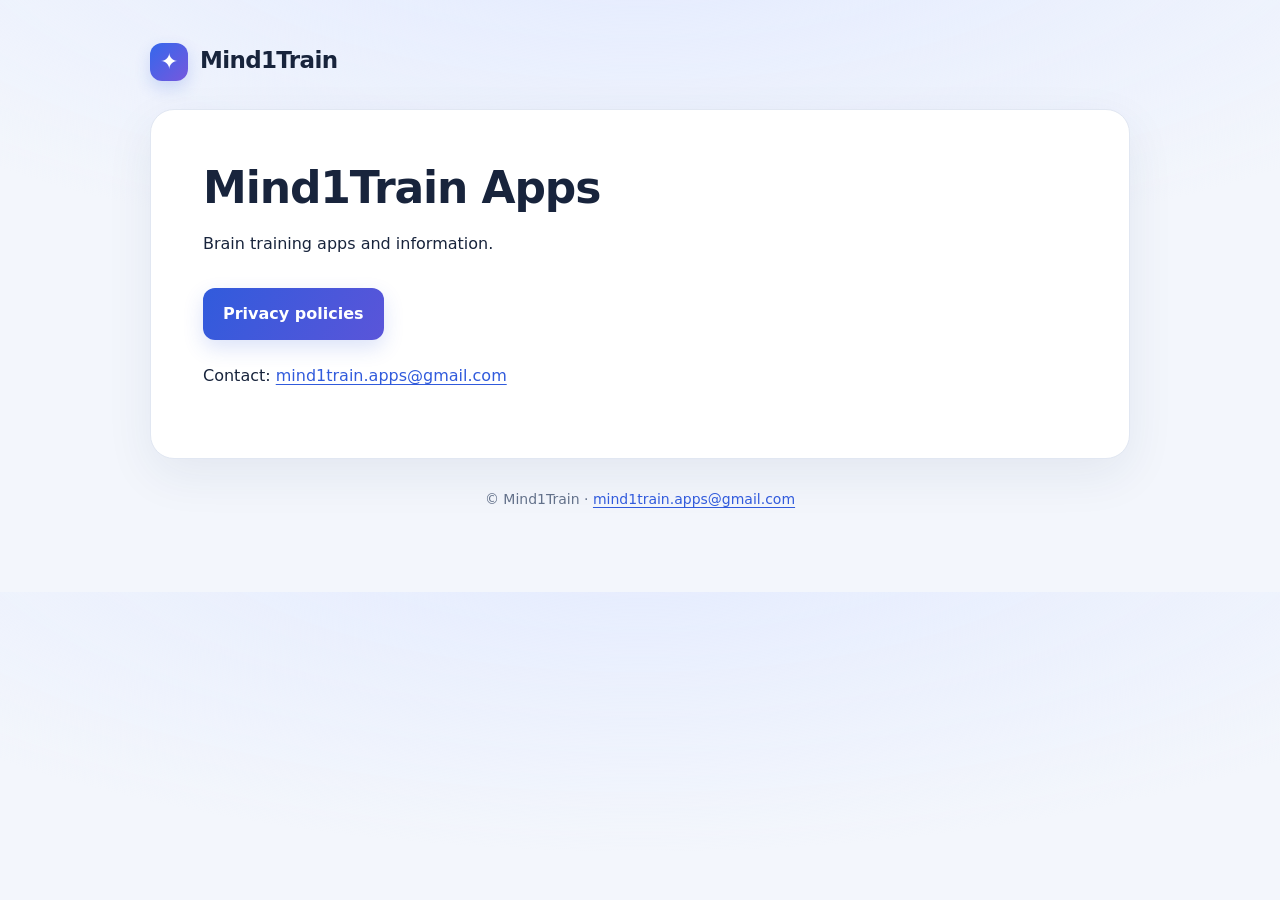
<file: index.html>
<!doctype html><html lang="en"><head><meta charset="utf-8"><meta name="viewport" content="width=device-width,initial-scale=1"><meta name="description" content="Mind1Train — app information and privacy policies"><title>Mind1Train Apps</title><link rel="stylesheet" href="assets/style.css"></head><body><main class="wrap"><header class="head"><a class="brand" href="index.html">Mind1Train</a></header><article class="panel"><h1>Mind1Train Apps</h1><p>Brain training apps and information.</p><a class="contact" href="privacy/">Privacy policies</a><p>Contact: <a href="mailto:mind1train.apps@gmail.com">mind1train.apps@gmail.com</a></p></article><footer class="footer">© Mind1Train · <a href="mailto:mind1train.apps@gmail.com">mind1train.apps@gmail.com</a></footer></main></body></html>
</file>
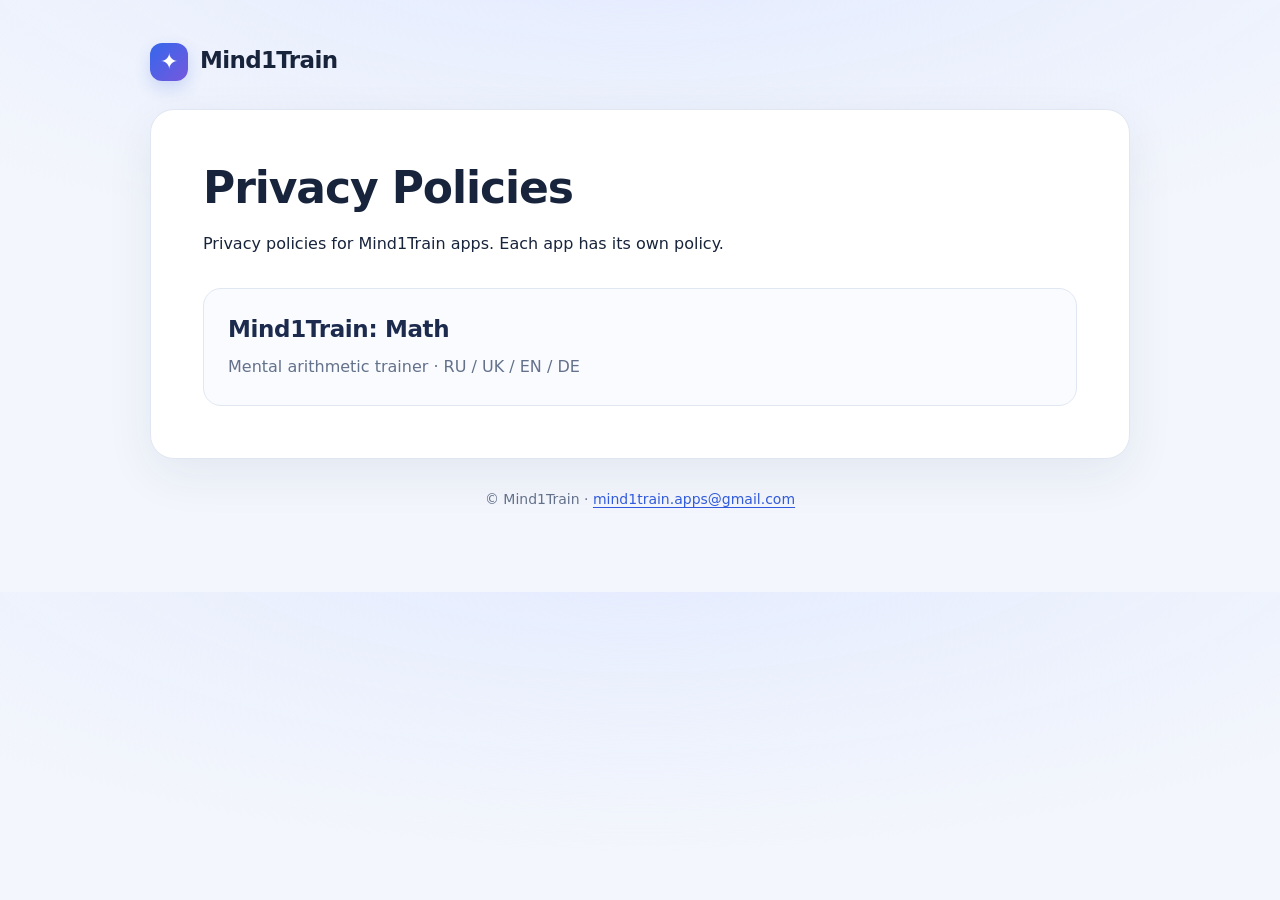
<file: privacy/index.html>
<!doctype html><html lang="en"><head><meta charset="utf-8"><meta name="viewport" content="width=device-width,initial-scale=1"><meta name="description" content="Mind1Train — app information and privacy policies"><title>Mind1Train — Privacy Policies</title><link rel="stylesheet" href="../assets/style.css"></head><body><main class="wrap"><header class="head"><a class="brand" href="../index.html">Mind1Train</a></header><article class="panel"><h1>Privacy Policies</h1><p>Privacy policies for Mind1Train apps. Each app has its own policy.</p><div class="tiles"><a class="tile" href="math/"><h2>Mind1Train: Math</h2><p>Mental arithmetic trainer · RU / UK / EN / DE</p></a></div></article><footer class="footer">© Mind1Train · <a href="mailto:mind1train.apps@gmail.com">mind1train.apps@gmail.com</a></footer></main></body></html>
</file>
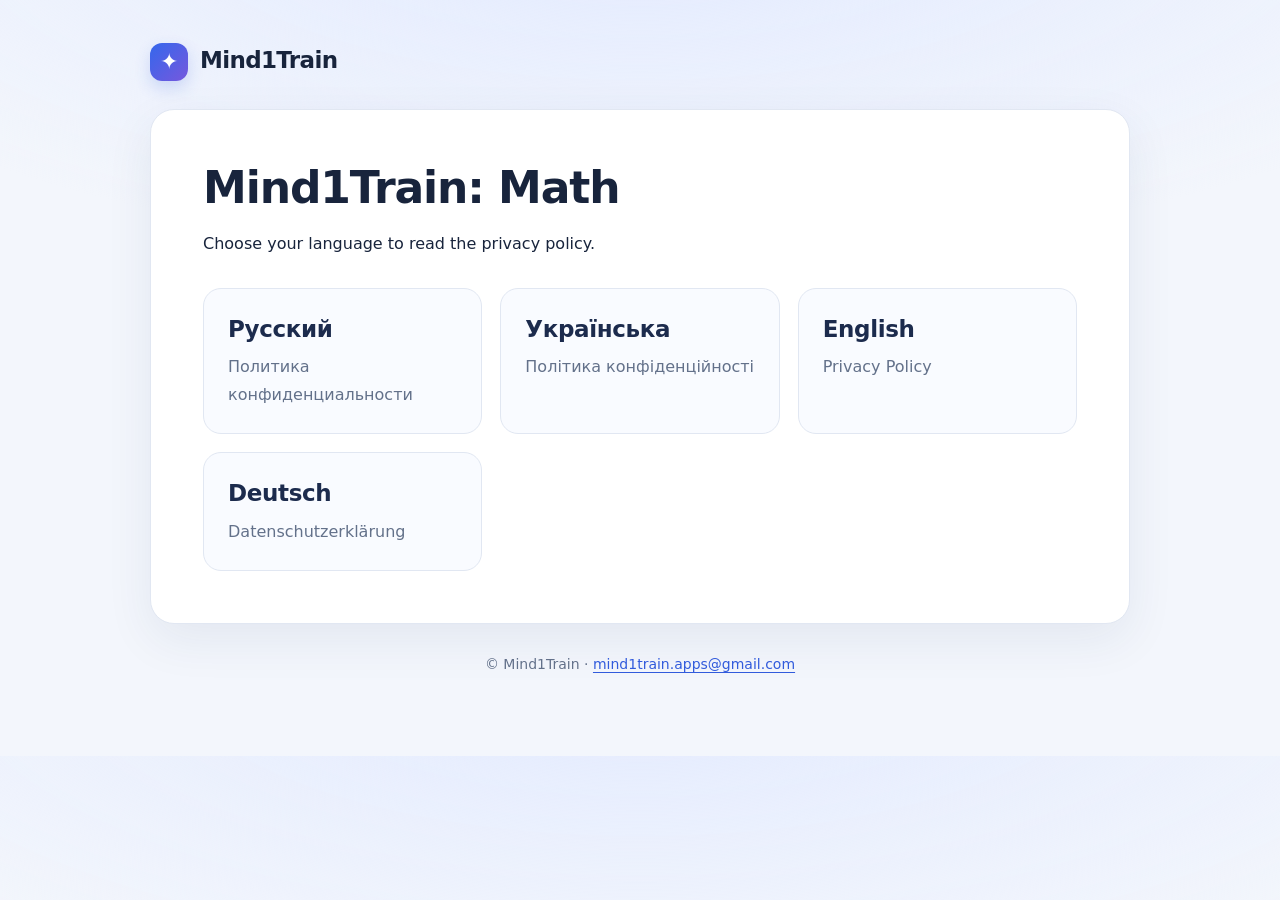
<file: privacy/math/index.html>
<!doctype html><html lang="en"><head><meta charset="utf-8"><meta name="viewport" content="width=device-width,initial-scale=1"><meta name="description" content="Mind1Train — app information and privacy policies"><title>Mind1Train Math — Privacy Policy</title><link rel="stylesheet" href="../../assets/style.css"></head><body><main class="wrap"><header class="head"><a class="brand" href="../../index.html">Mind1Train</a></header><article class="panel"><h1>Mind1Train: Math</h1><p>Choose your language to read the privacy policy.</p><div class="tiles"><a class="tile" href="ru.html"><h2>Русский</h2><p>Политика конфиденциальности</p></a><a class="tile" href="uk.html"><h2>Українська</h2><p>Політика конфіденційності</p></a><a class="tile" href="en.html"><h2>English</h2><p>Privacy Policy</p></a><a class="tile" href="de.html"><h2>Deutsch</h2><p>Datenschutzerklärung</p></a></div></article><footer class="footer">© Mind1Train · <a href="mailto:mind1train.apps@gmail.com">mind1train.apps@gmail.com</a></footer></main></body></html>
</file>
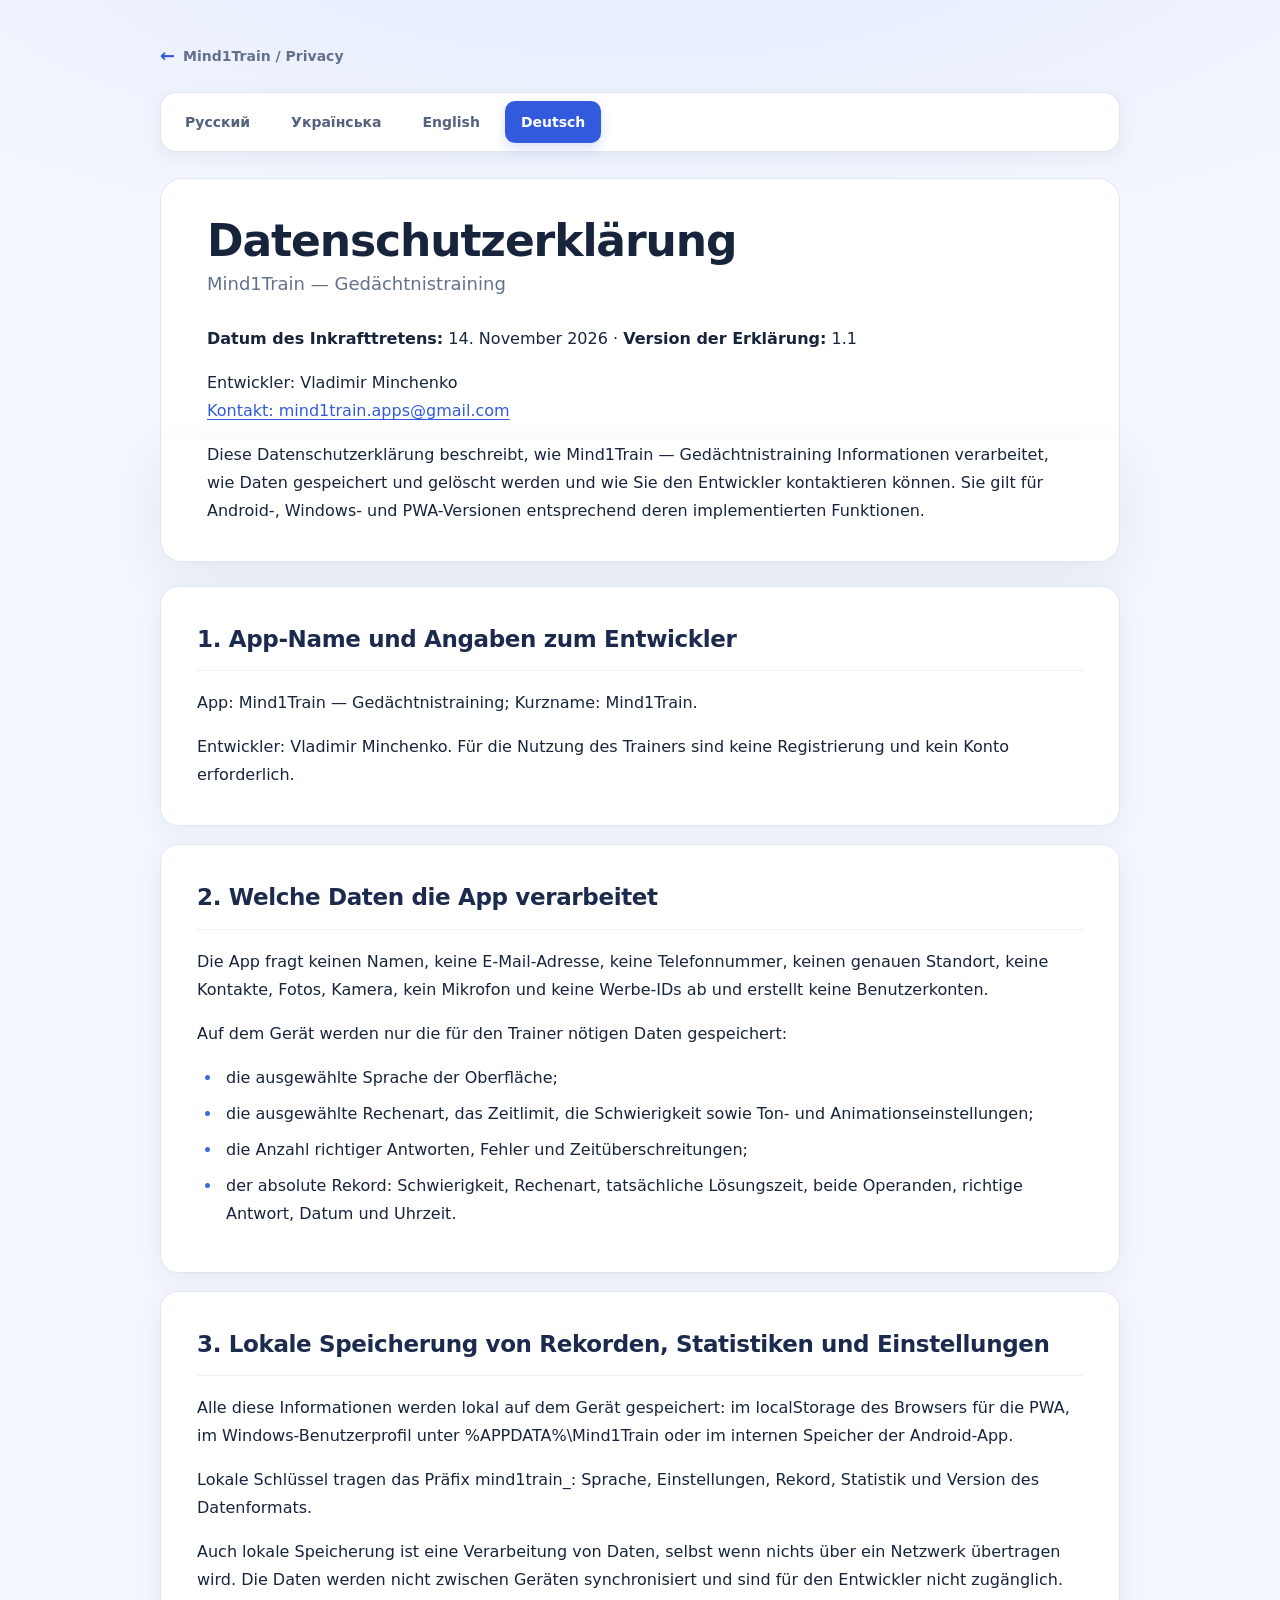
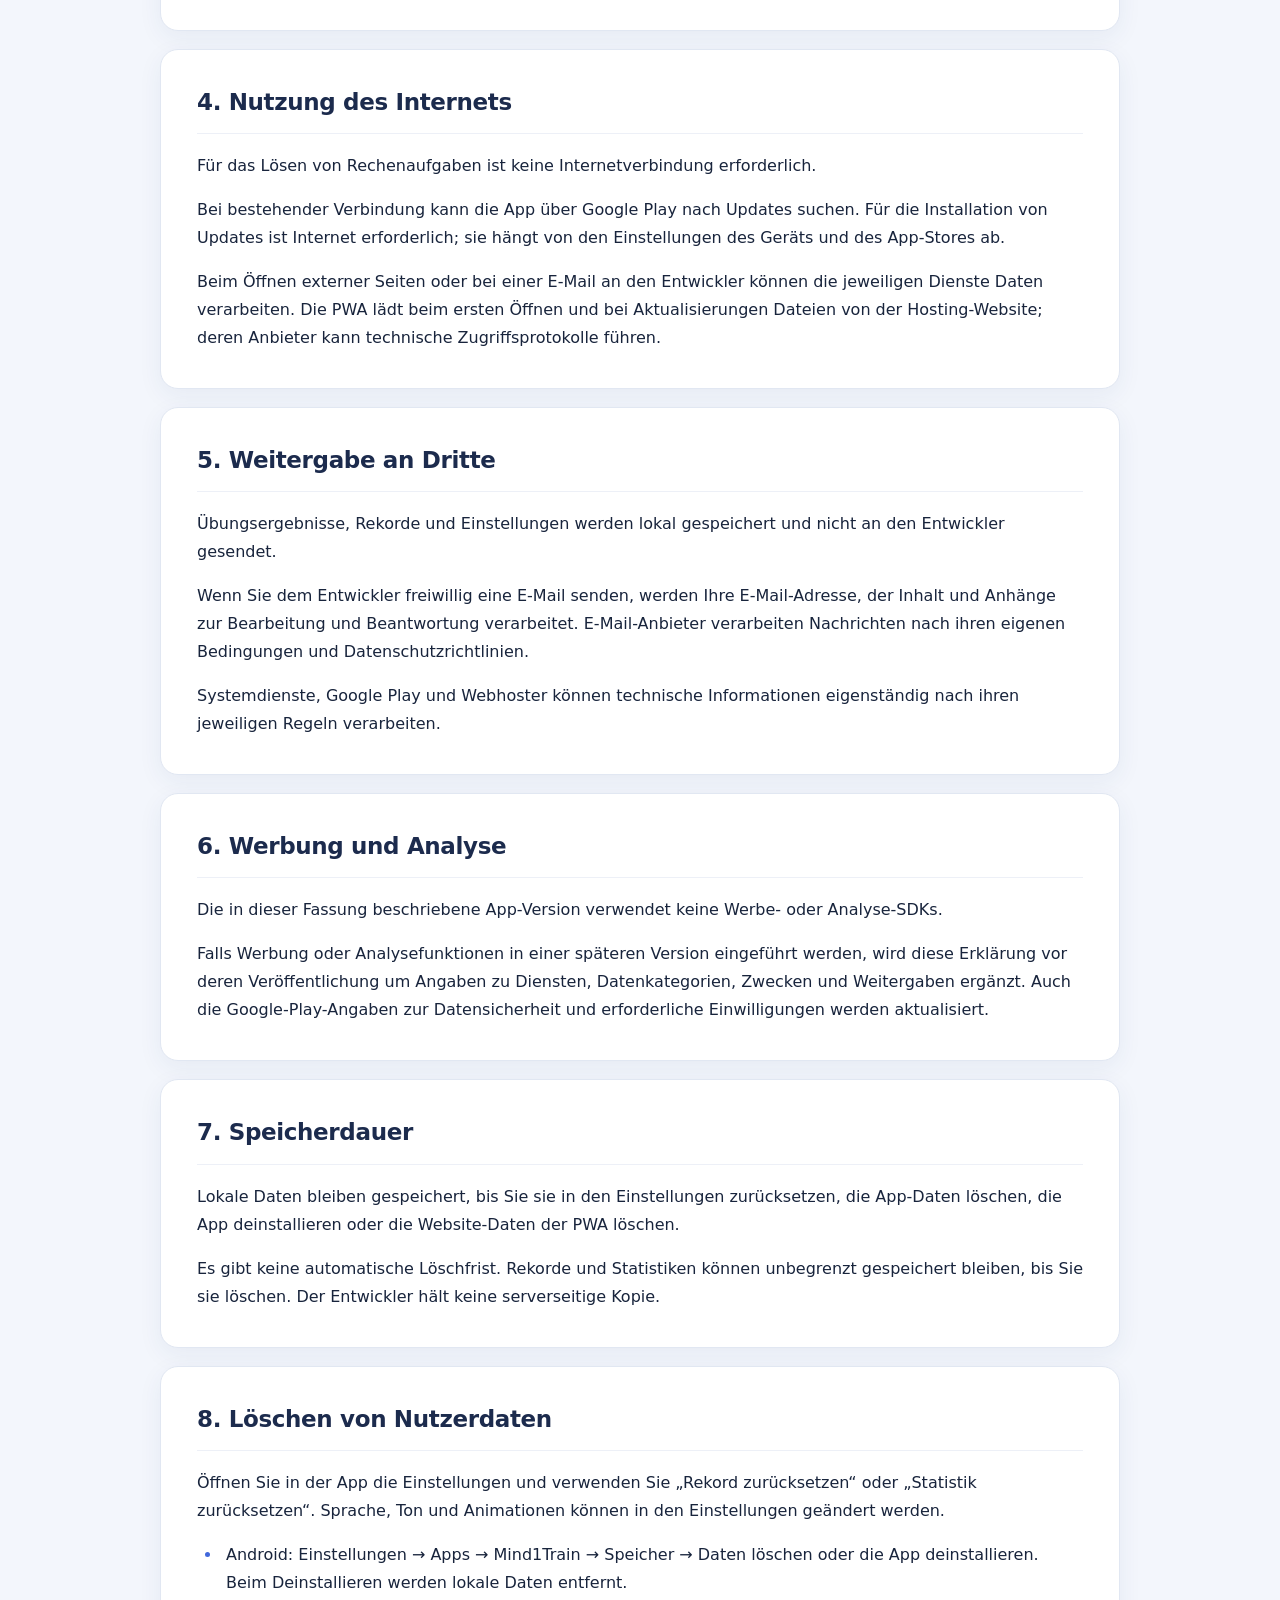
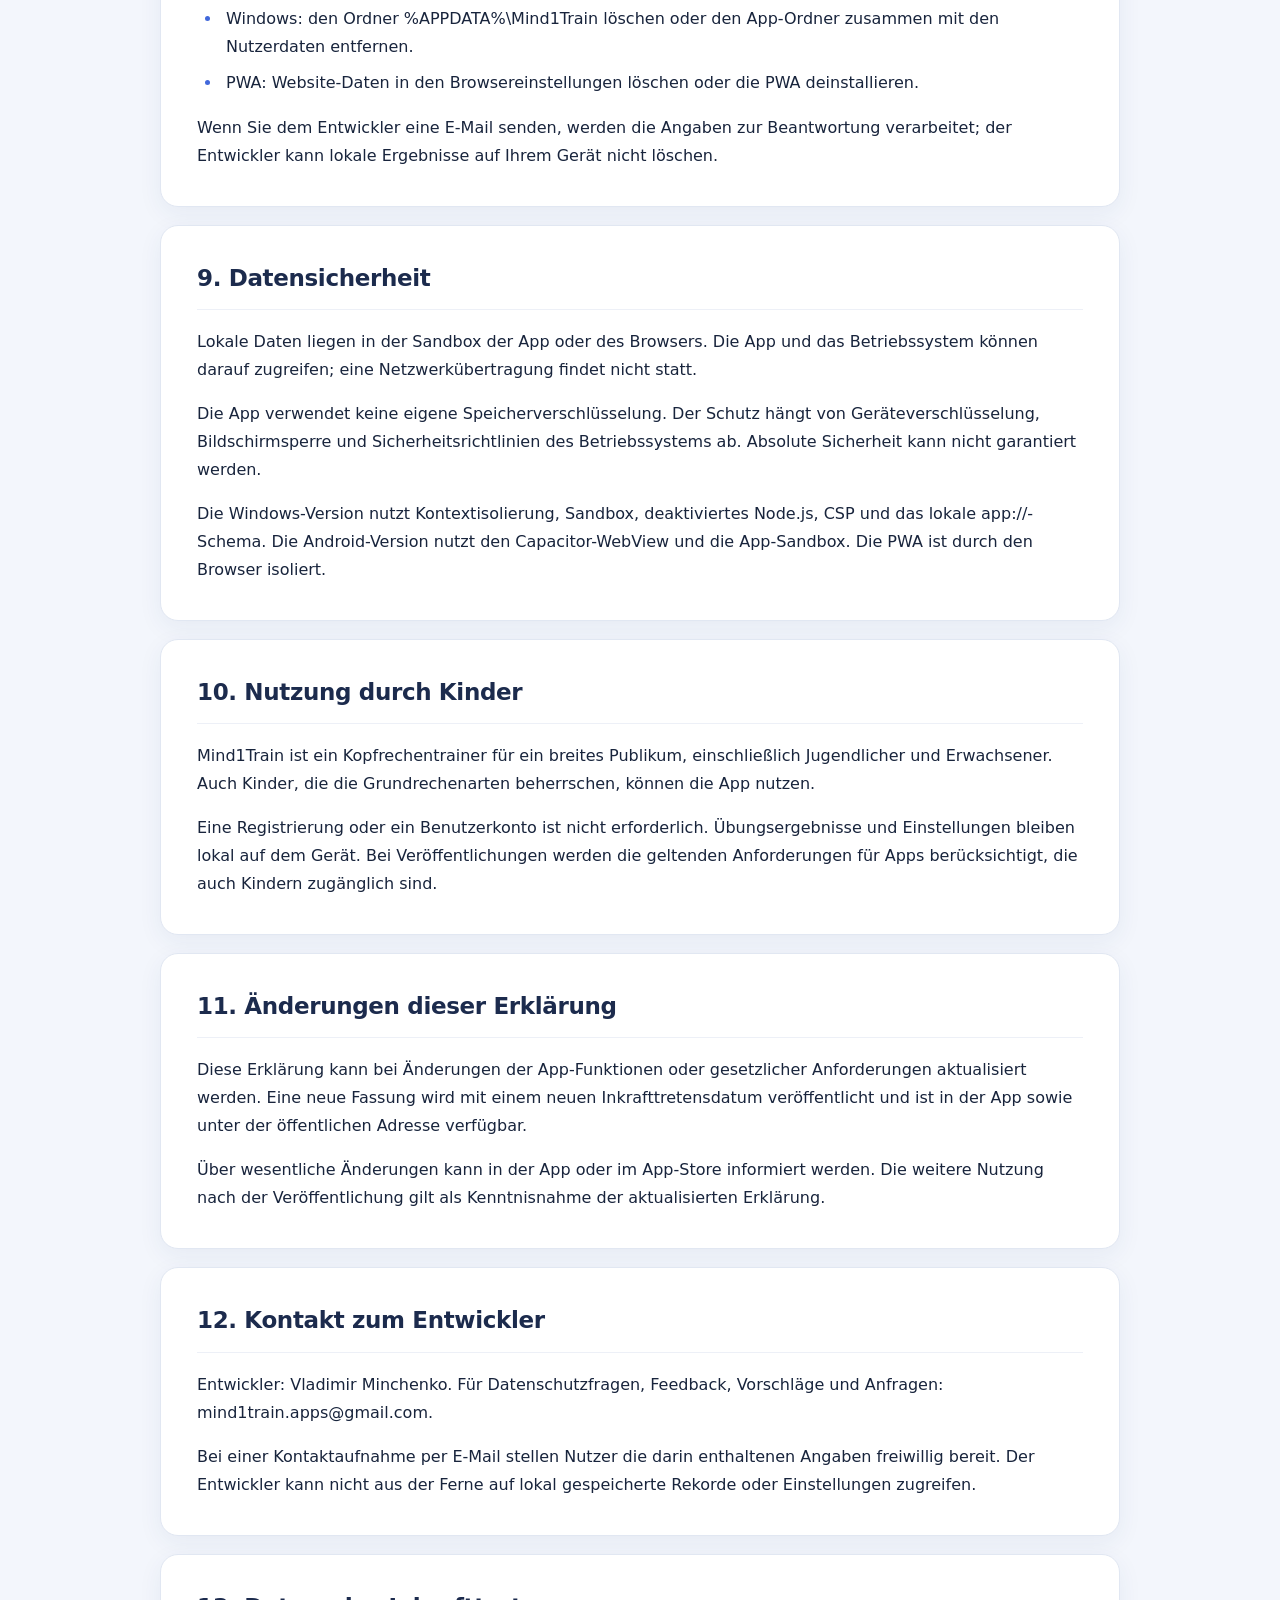
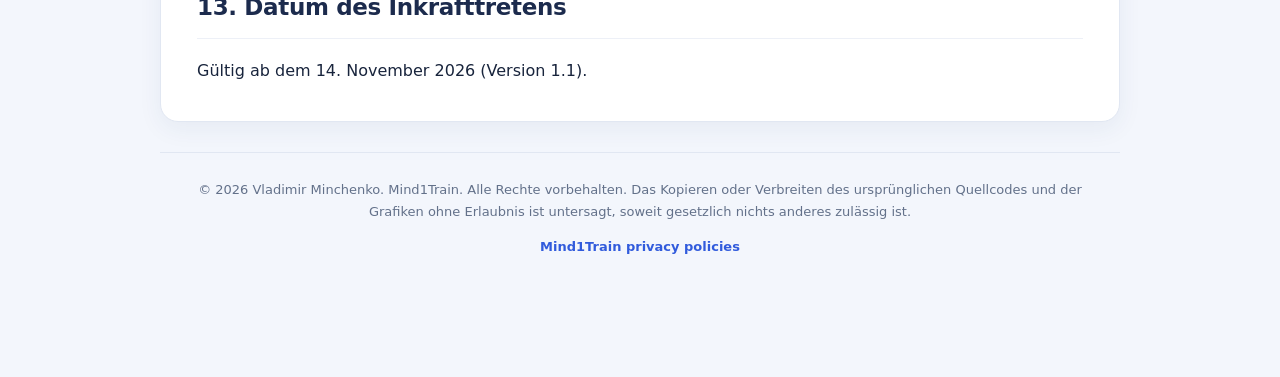
<file: privacy/math/de.html>
<!doctype html><html lang="de"><head><meta charset="utf-8"><meta name="viewport" content="width=device-width,initial-scale=1"><meta name="description" content="Datenschutzerklärung von Mind1Train: lokale Daten, keine Werbung und keine Analyse."><title>Datenschutzerklärung — Mind1Train</title><link rel="stylesheet" href="../../assets/style.css"></head><body><main class="container" style="max-width:900px"><p><a href="../">Mind1Train / Privacy</a></p><nav aria-label="Language"><a href="ru.html">Русский</a> <a href="uk.html">Українська</a> <a href="en.html">English</a> <a href="de.html" aria-current="page">Deutsch</a></nav><h1>Datenschutzerklärung</h1><p>Mind1Train — Gedächtnistraining</p><p><strong>Datum des Inkrafttretens:</strong> 14. November 2026 · <strong>Version der Erklärung:</strong> 1.1</p><p>Entwickler: Vladimir Minchenko<br><a href="mailto:mind1train.apps@gmail.com">Kontakt: mind1train.apps@gmail.com</a></p><p>Diese Datenschutzerklärung beschreibt, wie Mind1Train — Gedächtnistraining Informationen verarbeitet, wie Daten gespeichert und gelöscht werden und wie Sie den Entwickler kontaktieren können. Sie gilt für Android-, Windows- und PWA-Versionen entsprechend deren implementierten Funktionen.</p><section><h2>1. App-Name und Angaben zum Entwickler</h2><p>App: Mind1Train — Gedächtnistraining; Kurzname: Mind1Train.</p><p>Entwickler: Vladimir Minchenko. Für die Nutzung des Trainers sind keine Registrierung und kein Konto erforderlich.</p></section><section><h2>2. Welche Daten die App verarbeitet</h2><p>Die App fragt keinen Namen, keine E-Mail-Adresse, keine Telefonnummer, keinen genauen Standort, keine Kontakte, Fotos, Kamera, kein Mikrofon und keine Werbe-IDs ab und erstellt keine Benutzerkonten.</p><p>Auf dem Gerät werden nur die für den Trainer nötigen Daten gespeichert:</p><ul><li>die ausgewählte Sprache der Oberfläche;</li><li>die ausgewählte Rechenart, das Zeitlimit, die Schwierigkeit sowie Ton- und Animationseinstellungen;</li><li>die Anzahl richtiger Antworten, Fehler und Zeitüberschreitungen;</li><li>der absolute Rekord: Schwierigkeit, Rechenart, tatsächliche Lösungszeit, beide Operanden, richtige Antwort, Datum und Uhrzeit.</li></ul></section><section><h2>3. Lokale Speicherung von Rekorden, Statistiken und Einstellungen</h2><p>Alle diese Informationen werden lokal auf dem Gerät gespeichert: im localStorage des Browsers für die PWA, im Windows-Benutzerprofil unter %APPDATA%\Mind1Train oder im internen Speicher der Android-App.</p><p>Lokale Schlüssel tragen das Präfix mind1train_: Sprache, Einstellungen, Rekord, Statistik und Version des Datenformats.</p><p>Auch lokale Speicherung ist eine Verarbeitung von Daten, selbst wenn nichts über ein Netzwerk übertragen wird. Die Daten werden nicht zwischen Geräten synchronisiert und sind für den Entwickler nicht zugänglich.</p></section><section><h2>4. Nutzung des Internets</h2><p>Für das Lösen von Rechenaufgaben ist keine Internetverbindung erforderlich.</p><p>Bei bestehender Verbindung kann die App über Google Play nach Updates suchen. Für die Installation von Updates ist Internet erforderlich; sie hängt von den Einstellungen des Geräts und des App-Stores ab.</p><p>Beim Öffnen externer Seiten oder bei einer E-Mail an den Entwickler können die jeweiligen Dienste Daten verarbeiten. Die PWA lädt beim ersten Öffnen und bei Aktualisierungen Dateien von der Hosting-Website; deren Anbieter kann technische Zugriffsprotokolle führen.</p></section><section><h2>5. Weitergabe an Dritte</h2><p>Übungsergebnisse, Rekorde und Einstellungen werden lokal gespeichert und nicht an den Entwickler gesendet.</p><p>Wenn Sie dem Entwickler freiwillig eine E-Mail senden, werden Ihre E-Mail-Adresse, der Inhalt und Anhänge zur Bearbeitung und Beantwortung verarbeitet. E-Mail-Anbieter verarbeiten Nachrichten nach ihren eigenen Bedingungen und Datenschutzrichtlinien.</p><p>Systemdienste, Google Play und Webhoster können technische Informationen eigenständig nach ihren jeweiligen Regeln verarbeiten.</p></section><section><h2>6. Werbung und Analyse</h2><p>Die in dieser Fassung beschriebene App-Version verwendet keine Werbe- oder Analyse-SDKs.</p><p>Falls Werbung oder Analysefunktionen in einer späteren Version eingeführt werden, wird diese Erklärung vor deren Veröffentlichung um Angaben zu Diensten, Datenkategorien, Zwecken und Weitergaben ergänzt. Auch die Google-Play-Angaben zur Datensicherheit und erforderliche Einwilligungen werden aktualisiert.</p></section><section><h2>7. Speicherdauer</h2><p>Lokale Daten bleiben gespeichert, bis Sie sie in den Einstellungen zurücksetzen, die App-Daten löschen, die App deinstallieren oder die Website-Daten der PWA löschen.</p><p>Es gibt keine automatische Löschfrist. Rekorde und Statistiken können unbegrenzt gespeichert bleiben, bis Sie sie löschen. Der Entwickler hält keine serverseitige Kopie.</p></section><section><h2>8. Löschen von Nutzerdaten</h2><p>Öffnen Sie in der App die Einstellungen und verwenden Sie „Rekord zurücksetzen“ oder „Statistik zurücksetzen“. Sprache, Ton und Animationen können in den Einstellungen geändert werden.</p><ul><li>Android: Einstellungen → Apps → Mind1Train → Speicher → Daten löschen oder die App deinstallieren. Beim Deinstallieren werden lokale Daten entfernt.</li><li>Windows: den Ordner %APPDATA%\Mind1Train löschen oder den App-Ordner zusammen mit den Nutzerdaten entfernen.</li><li>PWA: Website-Daten in den Browsereinstellungen löschen oder die PWA deinstallieren.</li></ul><p>Wenn Sie dem Entwickler eine E-Mail senden, werden die Angaben zur Beantwortung verarbeitet; der Entwickler kann lokale Ergebnisse auf Ihrem Gerät nicht löschen.</p></section><section><h2>9. Datensicherheit</h2><p>Lokale Daten liegen in der Sandbox der App oder des Browsers. Die App und das Betriebssystem können darauf zugreifen; eine Netzwerkübertragung findet nicht statt.</p><p>Die App verwendet keine eigene Speicherverschlüsselung. Der Schutz hängt von Geräteverschlüsselung, Bildschirmsperre und Sicherheitsrichtlinien des Betriebssystems ab. Absolute Sicherheit kann nicht garantiert werden.</p><p>Die Windows-Version nutzt Kontextisolierung, Sandbox, deaktiviertes Node.js, CSP und das lokale app://-Schema. Die Android-Version nutzt den Capacitor-WebView und die App-Sandbox. Die PWA ist durch den Browser isoliert.</p></section><section><h2>10. Nutzung durch Kinder</h2><p>Mind1Train ist ein Kopfrechentrainer für ein breites Publikum, einschließlich Jugendlicher und Erwachsener. Auch Kinder, die die Grundrechenarten beherrschen, können die App nutzen.</p><p>Eine Registrierung oder ein Benutzerkonto ist nicht erforderlich. Übungsergebnisse und Einstellungen bleiben lokal auf dem Gerät. Bei Veröffentlichungen werden die geltenden Anforderungen für Apps berücksichtigt, die auch Kindern zugänglich sind.</p></section><section><h2>11. Änderungen dieser Erklärung</h2><p>Diese Erklärung kann bei Änderungen der App-Funktionen oder gesetzlicher Anforderungen aktualisiert werden. Eine neue Fassung wird mit einem neuen Inkrafttretensdatum veröffentlicht und ist in der App sowie unter der öffentlichen Adresse verfügbar.</p><p>Über wesentliche Änderungen kann in der App oder im App-Store informiert werden. Die weitere Nutzung nach der Veröffentlichung gilt als Kenntnisnahme der aktualisierten Erklärung.</p></section><section><h2>12. Kontakt zum Entwickler</h2><p>Entwickler: Vladimir Minchenko. Für Datenschutzfragen, Feedback, Vorschläge und Anfragen: mind1train.apps@gmail.com.</p><p>Bei einer Kontaktaufnahme per E-Mail stellen Nutzer die darin enthaltenen Angaben freiwillig bereit. Der Entwickler kann nicht aus der Ferne auf lokal gespeicherte Rekorde oder Einstellungen zugreifen.</p></section><section><h2>13. Datum des Inkrafttretens</h2><p>Gültig ab dem 14. November 2026 (Version 1.1).</p></section><footer><p>© 2026 Vladimir Minchenko. Mind1Train. Alle Rechte vorbehalten. Das Kopieren oder Verbreiten des ursprünglichen Quellcodes und der Grafiken ohne Erlaubnis ist untersagt, soweit gesetzlich nichts anderes zulässig ist.</p><p><a href="../">Mind1Train privacy policies</a></p></footer></main></body></html>
</file>
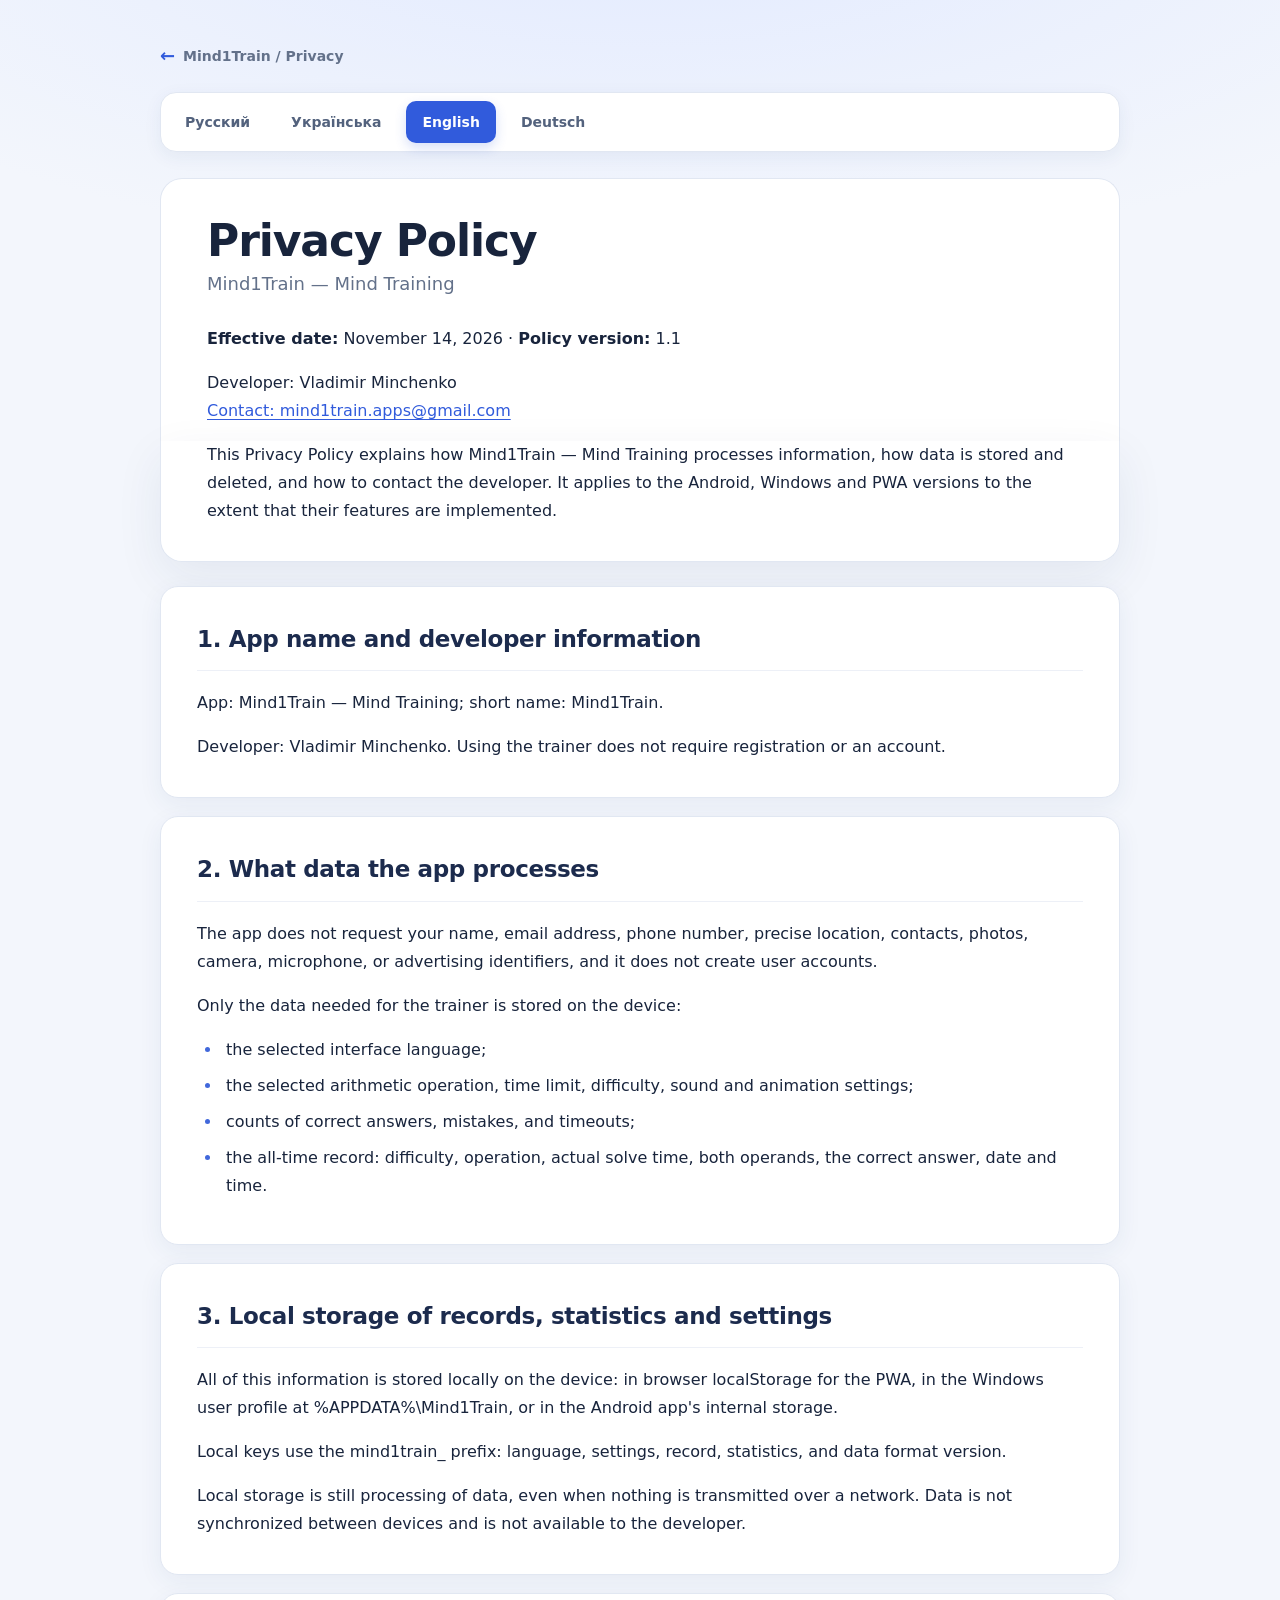
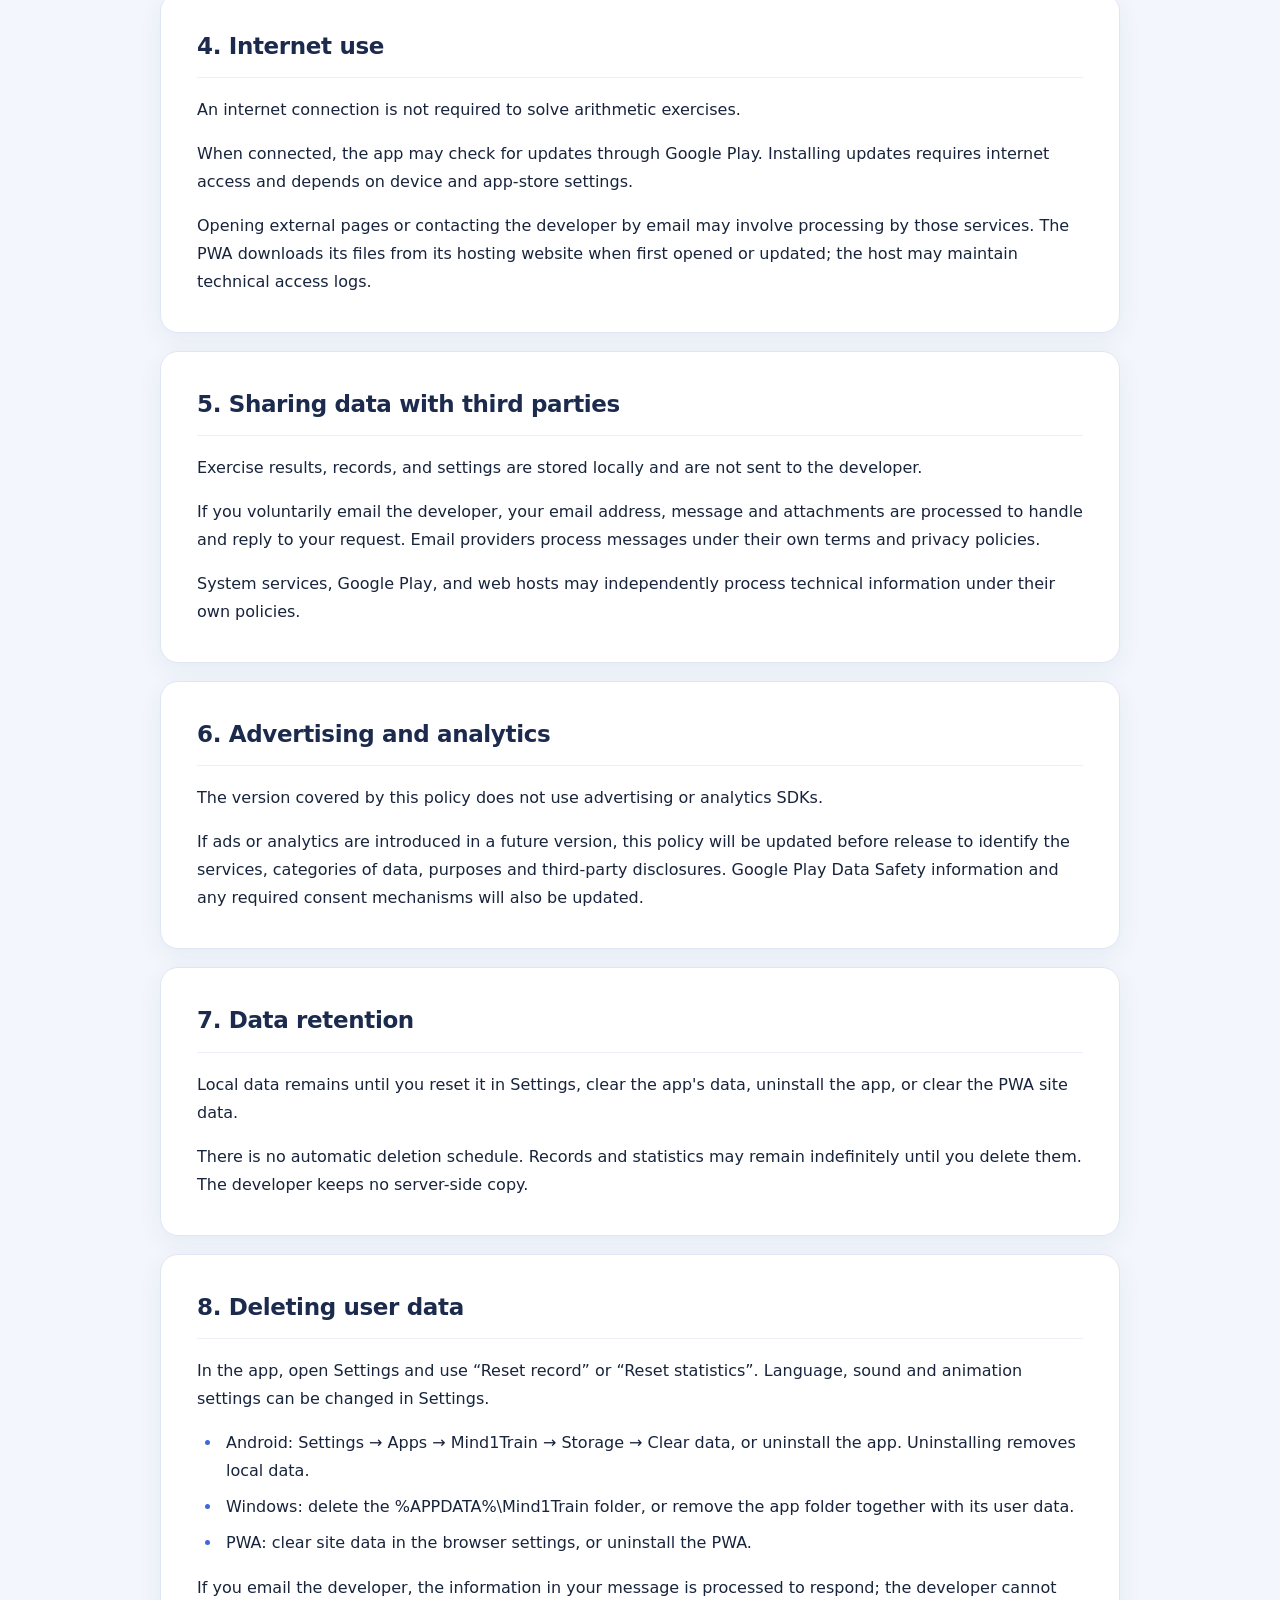
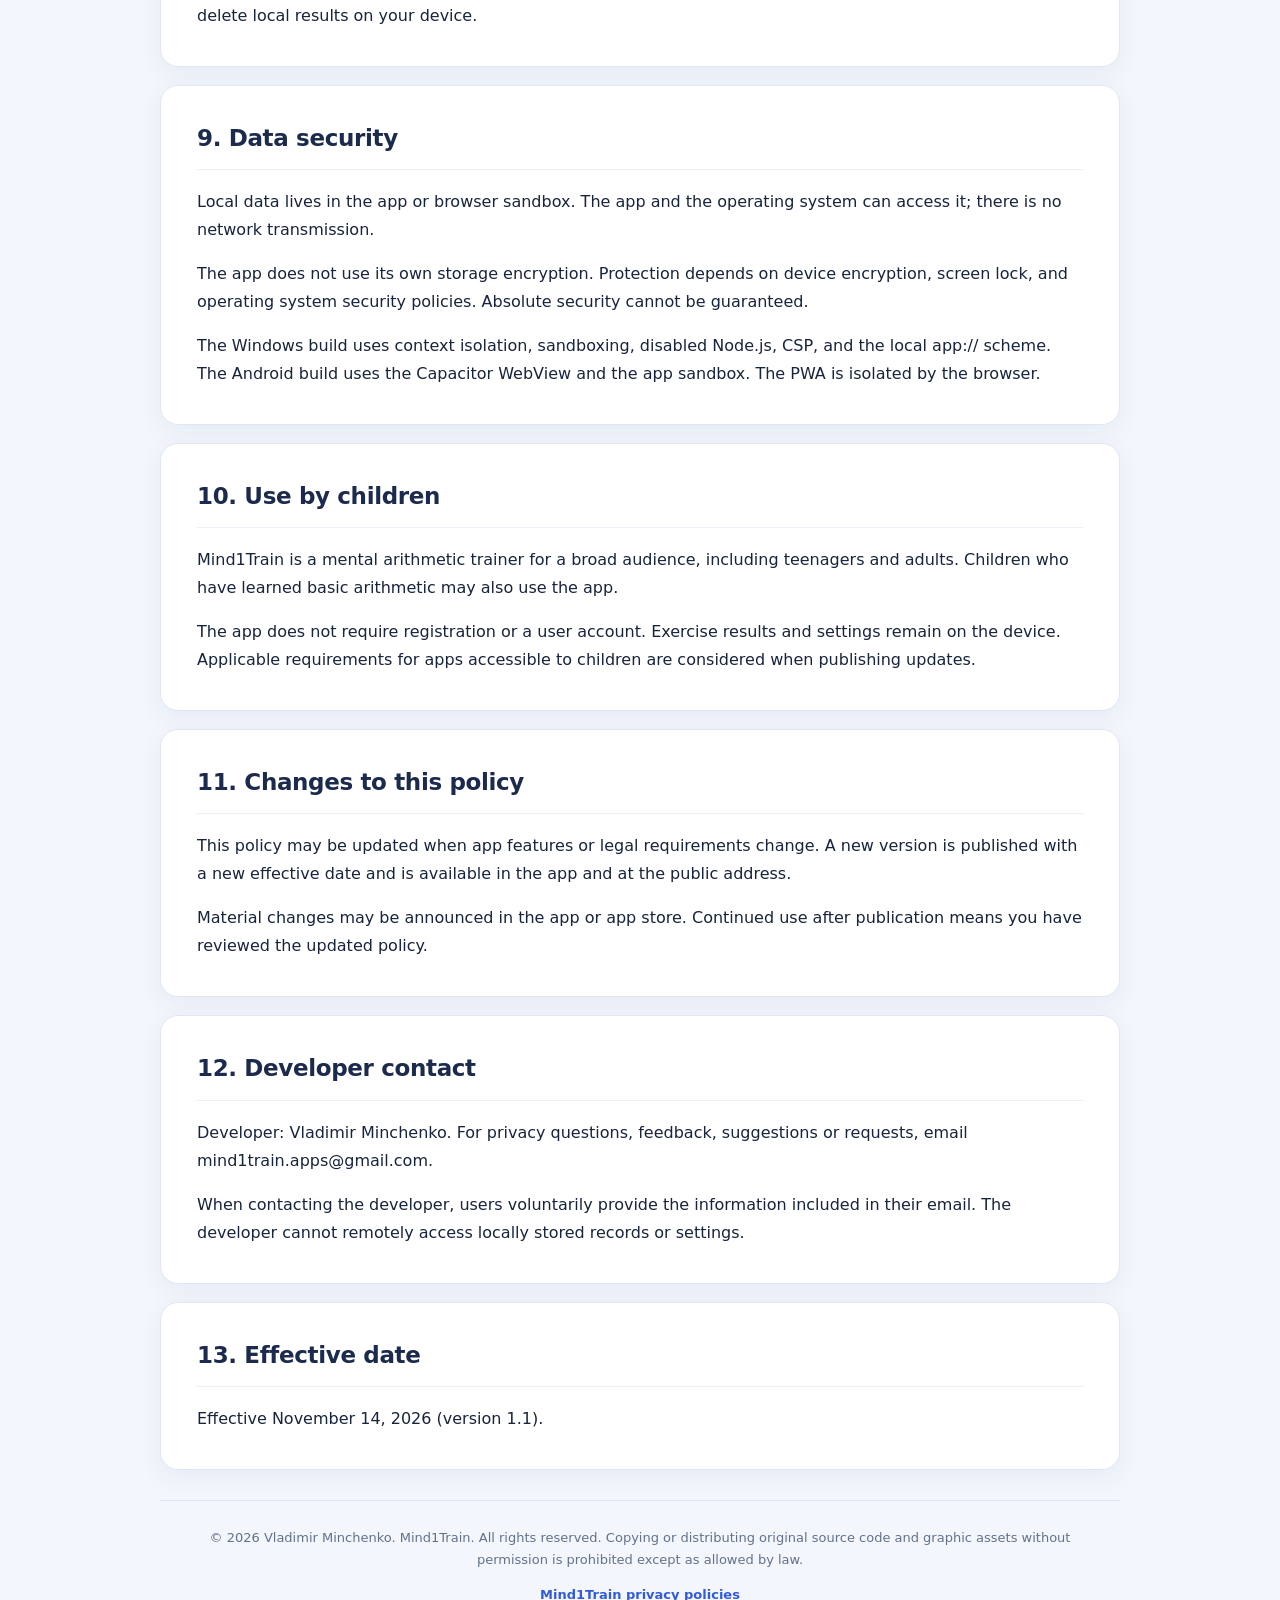
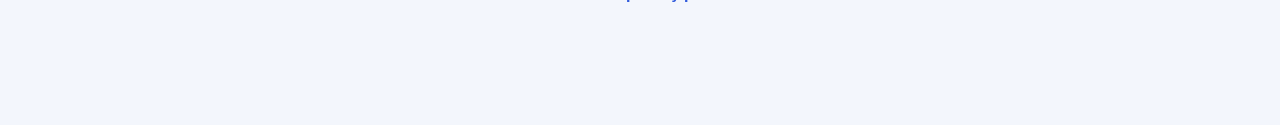
<file: privacy/math/en.html>
<!doctype html><html lang="en"><head><meta charset="utf-8"><meta name="viewport" content="width=device-width,initial-scale=1"><meta name="description" content="Mind1Train privacy policy: local-only data, no ads or analytics."><title>Privacy Policy — Mind1Train</title><link rel="stylesheet" href="../../assets/style.css"></head><body><main class="container" style="max-width:900px"><p><a href="../">Mind1Train / Privacy</a></p><nav aria-label="Language"><a href="ru.html">Русский</a> <a href="uk.html">Українська</a> <a href="en.html" aria-current="page">English</a> <a href="de.html">Deutsch</a></nav><h1>Privacy Policy</h1><p>Mind1Train — Mind Training</p><p><strong>Effective date:</strong> November 14, 2026 · <strong>Policy version:</strong> 1.1</p><p>Developer: Vladimir Minchenko<br><a href="mailto:mind1train.apps@gmail.com">Contact: mind1train.apps@gmail.com</a></p><p>This Privacy Policy explains how Mind1Train — Mind Training processes information, how data is stored and deleted, and how to contact the developer. It applies to the Android, Windows and PWA versions to the extent that their features are implemented.</p><section><h2>1. App name and developer information</h2><p>App: Mind1Train — Mind Training; short name: Mind1Train.</p><p>Developer: Vladimir Minchenko. Using the trainer does not require registration or an account.</p></section><section><h2>2. What data the app processes</h2><p>The app does not request your name, email address, phone number, precise location, contacts, photos, camera, microphone, or advertising identifiers, and it does not create user accounts.</p><p>Only the data needed for the trainer is stored on the device:</p><ul><li>the selected interface language;</li><li>the selected arithmetic operation, time limit, difficulty, sound and animation settings;</li><li>counts of correct answers, mistakes, and timeouts;</li><li>the all-time record: difficulty, operation, actual solve time, both operands, the correct answer, date and time.</li></ul></section><section><h2>3. Local storage of records, statistics and settings</h2><p>All of this information is stored locally on the device: in browser localStorage for the PWA, in the Windows user profile at %APPDATA%\Mind1Train, or in the Android app&#x27;s internal storage.</p><p>Local keys use the mind1train_ prefix: language, settings, record, statistics, and data format version.</p><p>Local storage is still processing of data, even when nothing is transmitted over a network. Data is not synchronized between devices and is not available to the developer.</p></section><section><h2>4. Internet use</h2><p>An internet connection is not required to solve arithmetic exercises.</p><p>When connected, the app may check for updates through Google Play. Installing updates requires internet access and depends on device and app-store settings.</p><p>Opening external pages or contacting the developer by email may involve processing by those services. The PWA downloads its files from its hosting website when first opened or updated; the host may maintain technical access logs.</p></section><section><h2>5. Sharing data with third parties</h2><p>Exercise results, records, and settings are stored locally and are not sent to the developer.</p><p>If you voluntarily email the developer, your email address, message and attachments are processed to handle and reply to your request. Email providers process messages under their own terms and privacy policies.</p><p>System services, Google Play, and web hosts may independently process technical information under their own policies.</p></section><section><h2>6. Advertising and analytics</h2><p>The version covered by this policy does not use advertising or analytics SDKs.</p><p>If ads or analytics are introduced in a future version, this policy will be updated before release to identify the services, categories of data, purposes and third-party disclosures. Google Play Data Safety information and any required consent mechanisms will also be updated.</p></section><section><h2>7. Data retention</h2><p>Local data remains until you reset it in Settings, clear the app&#x27;s data, uninstall the app, or clear the PWA site data.</p><p>There is no automatic deletion schedule. Records and statistics may remain indefinitely until you delete them. The developer keeps no server-side copy.</p></section><section><h2>8. Deleting user data</h2><p>In the app, open Settings and use “Reset record” or “Reset statistics”. Language, sound and animation settings can be changed in Settings.</p><ul><li>Android: Settings → Apps → Mind1Train → Storage → Clear data, or uninstall the app. Uninstalling removes local data.</li><li>Windows: delete the %APPDATA%\Mind1Train folder, or remove the app folder together with its user data.</li><li>PWA: clear site data in the browser settings, or uninstall the PWA.</li></ul><p>If you email the developer, the information in your message is processed to respond; the developer cannot delete local results on your device.</p></section><section><h2>9. Data security</h2><p>Local data lives in the app or browser sandbox. The app and the operating system can access it; there is no network transmission.</p><p>The app does not use its own storage encryption. Protection depends on device encryption, screen lock, and operating system security policies. Absolute security cannot be guaranteed.</p><p>The Windows build uses context isolation, sandboxing, disabled Node.js, CSP, and the local app:// scheme. The Android build uses the Capacitor WebView and the app sandbox. The PWA is isolated by the browser.</p></section><section><h2>10. Use by children</h2><p>Mind1Train is a mental arithmetic trainer for a broad audience, including teenagers and adults. Children who have learned basic arithmetic may also use the app.</p><p>The app does not require registration or a user account. Exercise results and settings remain on the device. Applicable requirements for apps accessible to children are considered when publishing updates.</p></section><section><h2>11. Changes to this policy</h2><p>This policy may be updated when app features or legal requirements change. A new version is published with a new effective date and is available in the app and at the public address.</p><p>Material changes may be announced in the app or app store. Continued use after publication means you have reviewed the updated policy.</p></section><section><h2>12. Developer contact</h2><p>Developer: Vladimir Minchenko. For privacy questions, feedback, suggestions or requests, email mind1train.apps@gmail.com.</p><p>When contacting the developer, users voluntarily provide the information included in their email. The developer cannot remotely access locally stored records or settings.</p></section><section><h2>13. Effective date</h2><p>Effective November 14, 2026 (version 1.1).</p></section><footer><p>© 2026 Vladimir Minchenko. Mind1Train. All rights reserved. Copying or distributing original source code and graphic assets without permission is prohibited except as allowed by law.</p><p><a href="../">Mind1Train privacy policies</a></p></footer></main></body></html>
</file>
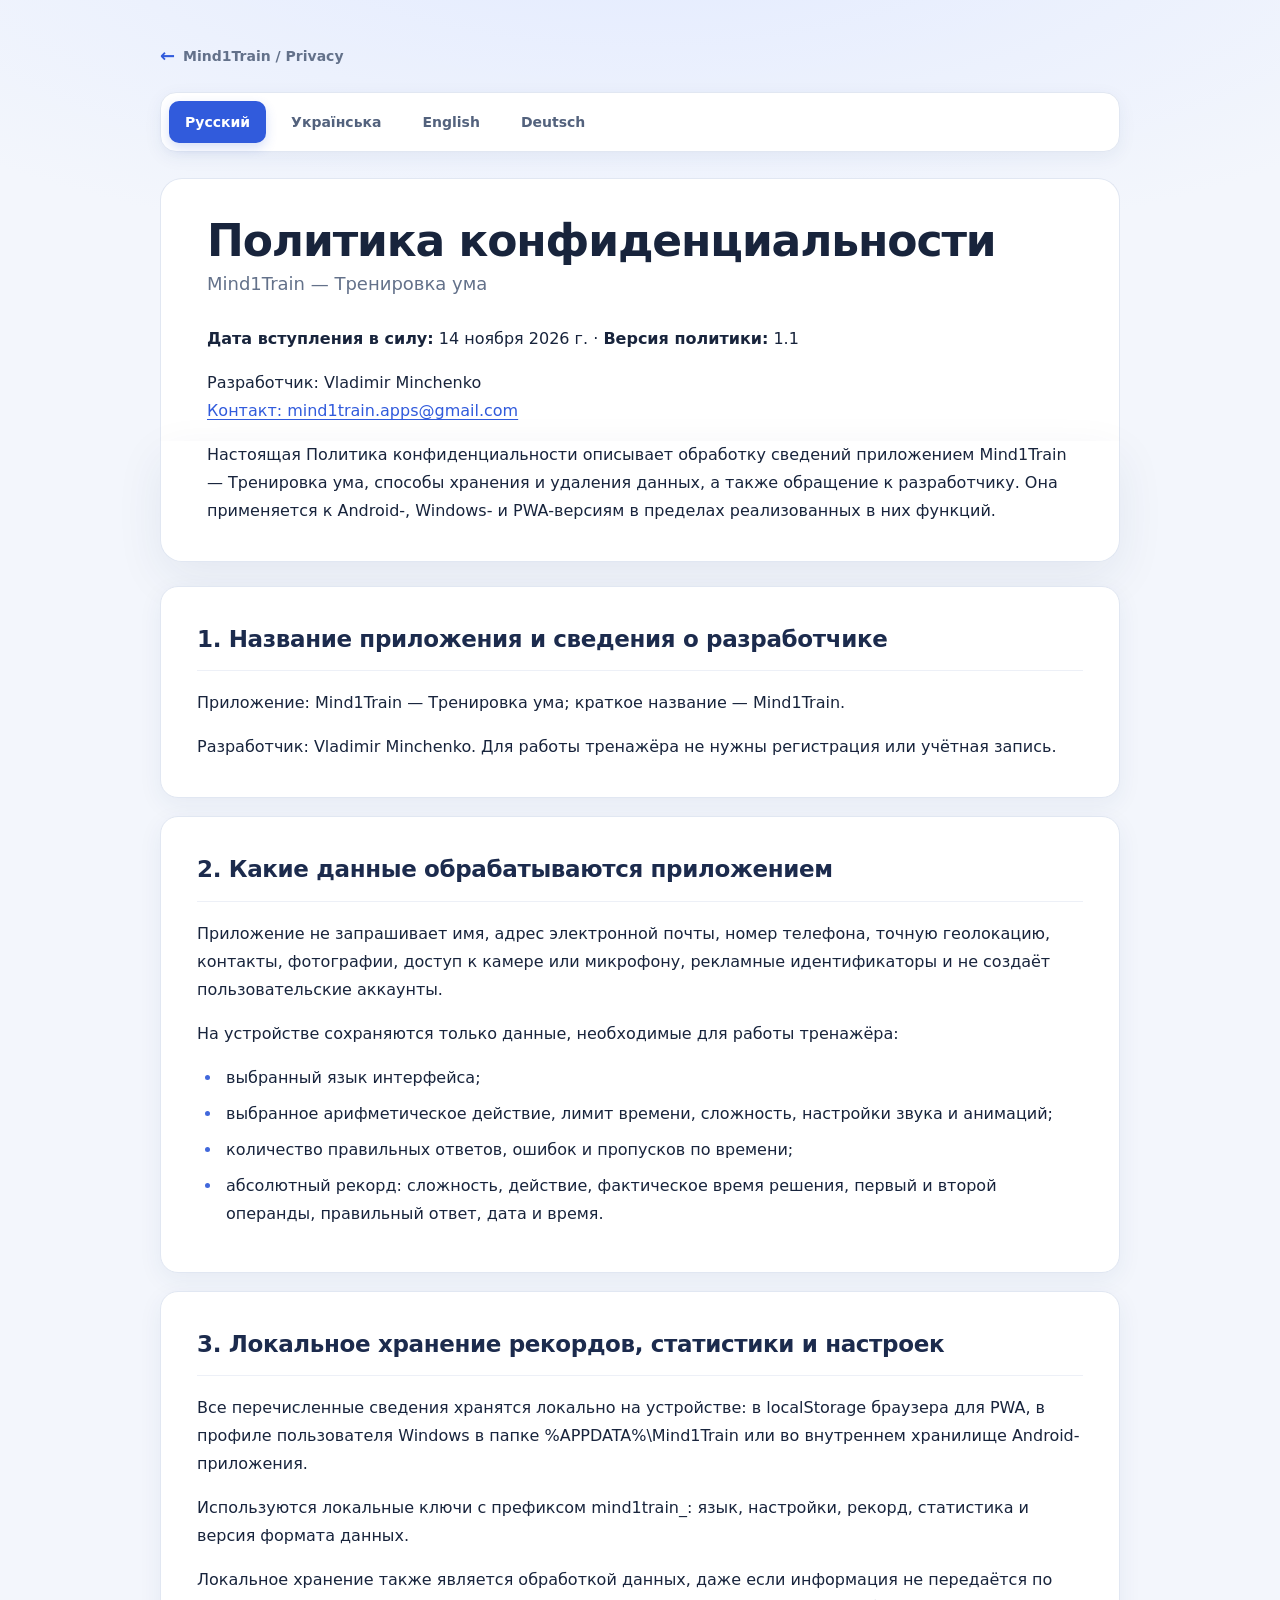
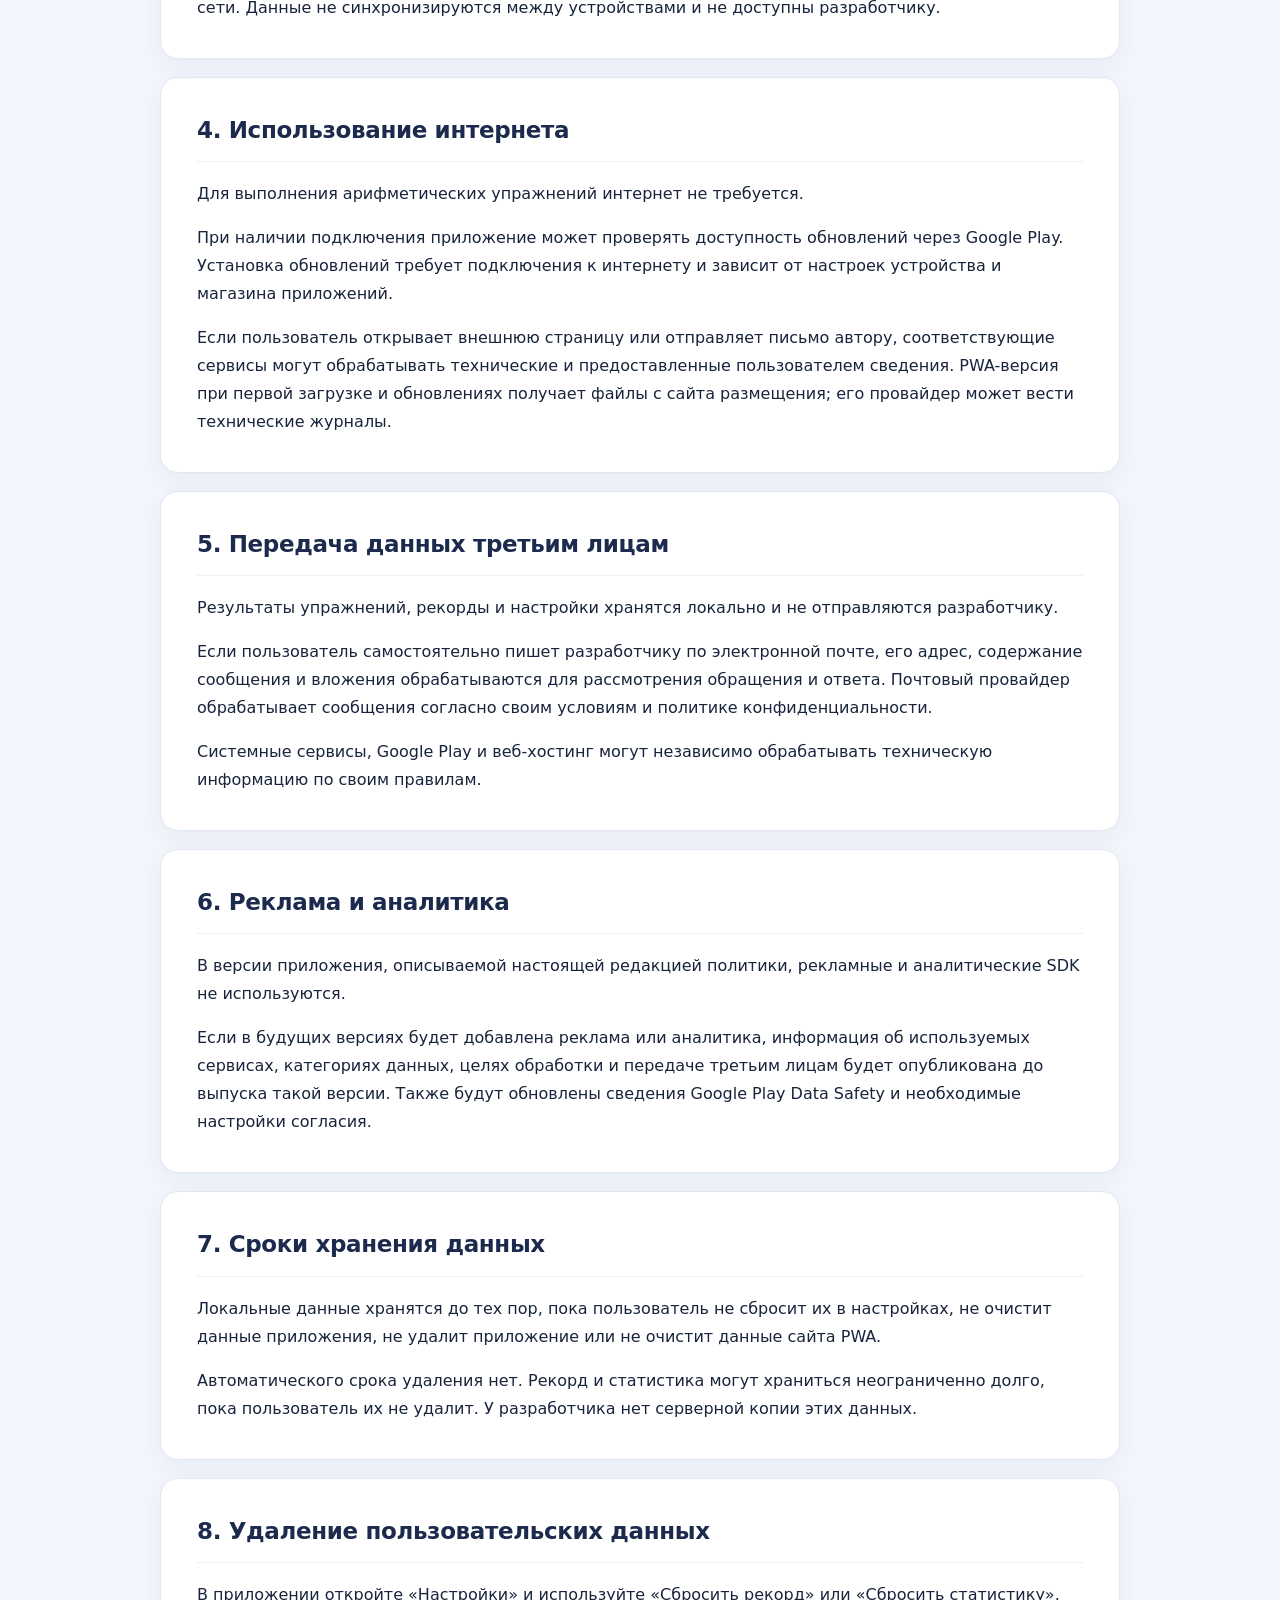
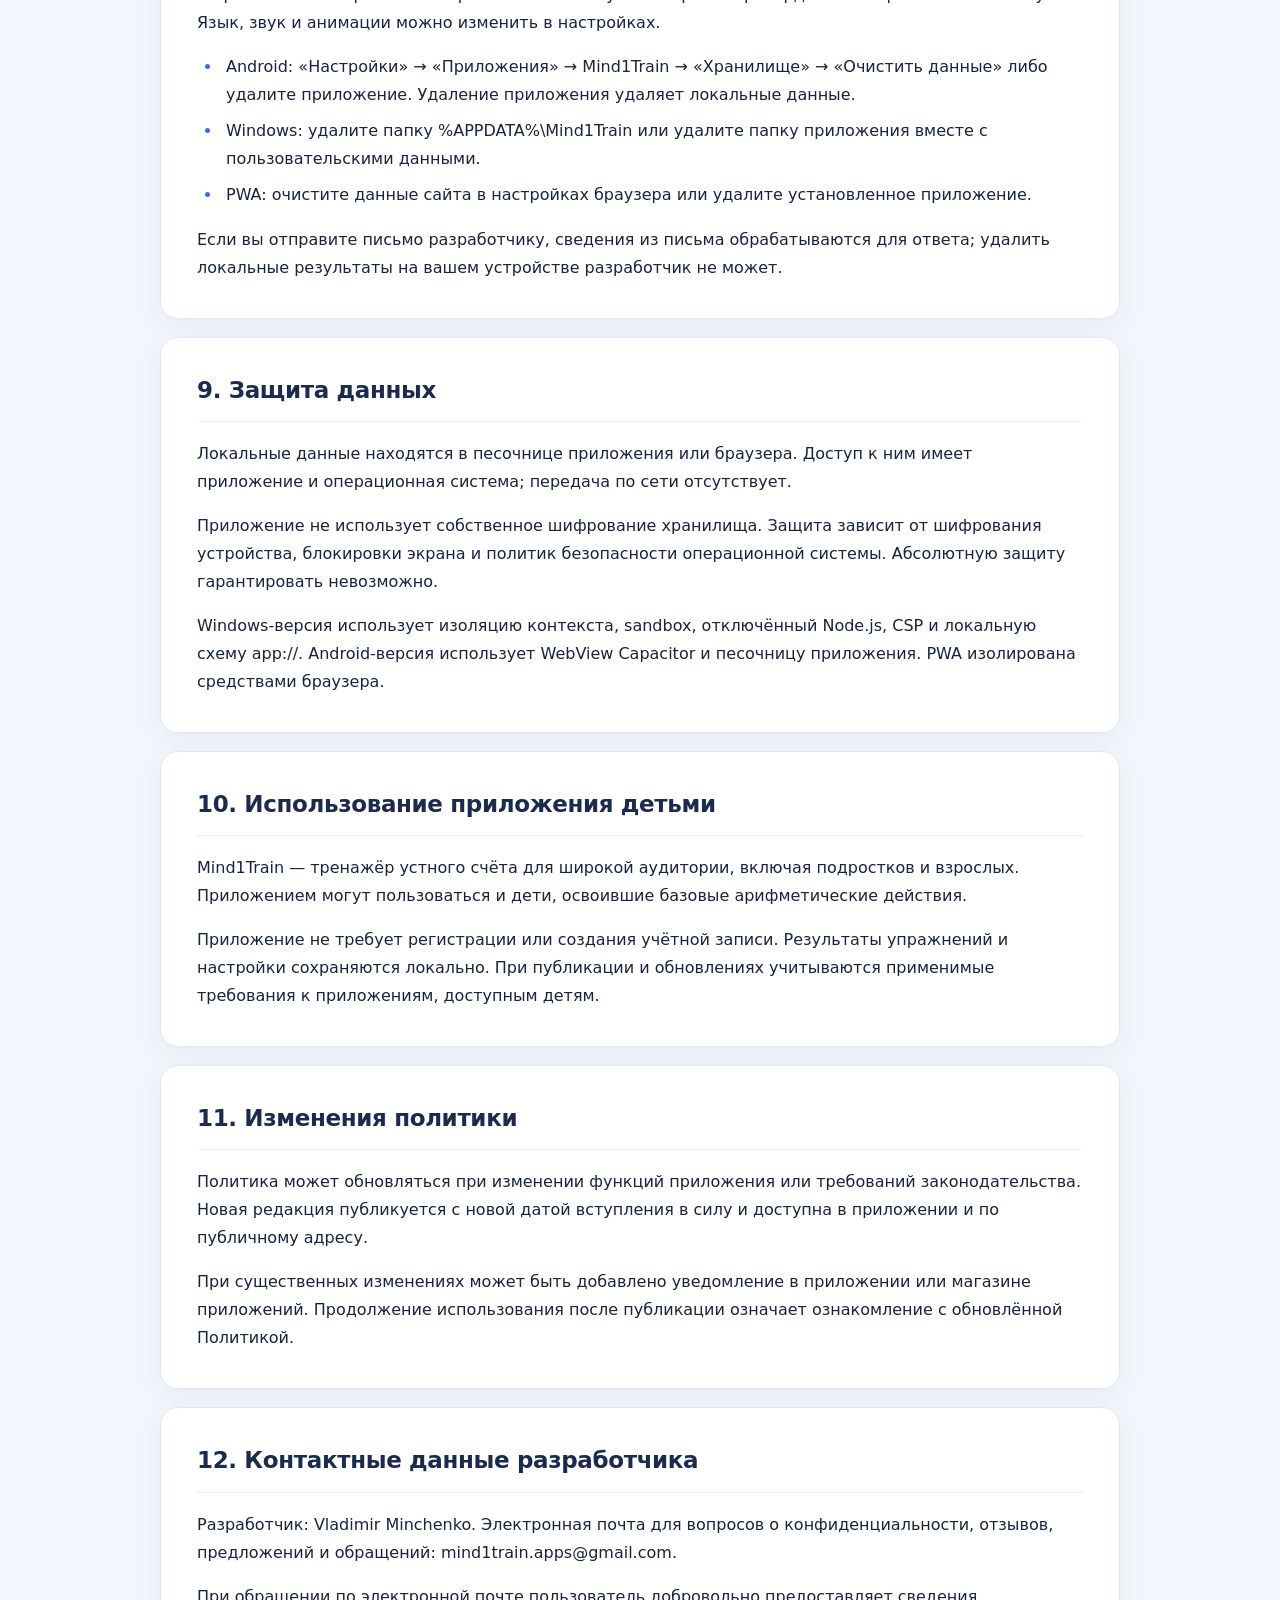
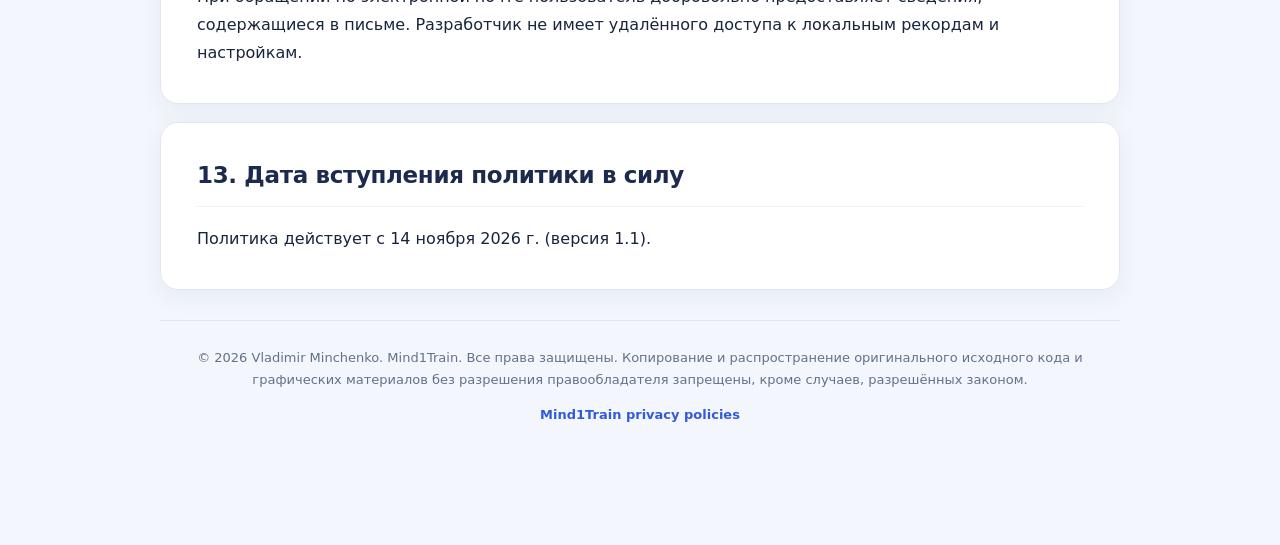
<file: privacy/math/ru.html>
<!doctype html><html lang="ru"><head><meta charset="utf-8"><meta name="viewport" content="width=device-width,initial-scale=1"><meta name="description" content="Политика конфиденциальности Mind1Train — Тренировка ума: локальные данные, отсутствие рекламы и аналитики."><title>Политика конфиденциальности — Mind1Train</title><link rel="stylesheet" href="../../assets/style.css"></head><body><main class="container" style="max-width:900px"><p><a href="../">Mind1Train / Privacy</a></p><nav aria-label="Language"><a href="ru.html" aria-current="page">Русский</a> <a href="uk.html">Українська</a> <a href="en.html">English</a> <a href="de.html">Deutsch</a></nav><h1>Политика конфиденциальности</h1><p>Mind1Train — Тренировка ума</p><p><strong>Дата вступления в силу:</strong> 14 ноября 2026 г. · <strong>Версия политики:</strong> 1.1</p><p>Разработчик: Vladimir Minchenko<br><a href="mailto:mind1train.apps@gmail.com">Контакт: mind1train.apps@gmail.com</a></p><p>Настоящая Политика конфиденциальности описывает обработку сведений приложением Mind1Train — Тренировка ума, способы хранения и удаления данных, а также обращение к разработчику. Она применяется к Android-, Windows- и PWA-версиям в пределах реализованных в них функций.</p><section><h2>1. Название приложения и сведения о разработчике</h2><p>Приложение: Mind1Train — Тренировка ума; краткое название — Mind1Train.</p><p>Разработчик: Vladimir Minchenko. Для работы тренажёра не нужны регистрация или учётная запись.</p></section><section><h2>2. Какие данные обрабатываются приложением</h2><p>Приложение не запрашивает имя, адрес электронной почты, номер телефона, точную геолокацию, контакты, фотографии, доступ к камере или микрофону, рекламные идентификаторы и не создаёт пользовательские аккаунты.</p><p>На устройстве сохраняются только данные, необходимые для работы тренажёра:</p><ul><li>выбранный язык интерфейса;</li><li>выбранное арифметическое действие, лимит времени, сложность, настройки звука и анимаций;</li><li>количество правильных ответов, ошибок и пропусков по времени;</li><li>абсолютный рекорд: сложность, действие, фактическое время решения, первый и второй операнды, правильный ответ, дата и время.</li></ul></section><section><h2>3. Локальное хранение рекордов, статистики и настроек</h2><p>Все перечисленные сведения хранятся локально на устройстве: в localStorage браузера для PWA, в профиле пользователя Windows в папке %APPDATA%\Mind1Train или во внутреннем хранилище Android-приложения.</p><p>Используются локальные ключи с префиксом mind1train_: язык, настройки, рекорд, статистика и версия формата данных.</p><p>Локальное хранение также является обработкой данных, даже если информация не передаётся по сети. Данные не синхронизируются между устройствами и не доступны разработчику.</p></section><section><h2>4. Использование интернета</h2><p>Для выполнения арифметических упражнений интернет не требуется.</p><p>При наличии подключения приложение может проверять доступность обновлений через Google Play. Установка обновлений требует подключения к интернету и зависит от настроек устройства и магазина приложений.</p><p>Если пользователь открывает внешнюю страницу или отправляет письмо автору, соответствующие сервисы могут обрабатывать технические и предоставленные пользователем сведения. PWA-версия при первой загрузке и обновлениях получает файлы с сайта размещения; его провайдер может вести технические журналы.</p></section><section><h2>5. Передача данных третьим лицам</h2><p>Результаты упражнений, рекорды и настройки хранятся локально и не отправляются разработчику.</p><p>Если пользователь самостоятельно пишет разработчику по электронной почте, его адрес, содержание сообщения и вложения обрабатываются для рассмотрения обращения и ответа. Почтовый провайдер обрабатывает сообщения согласно своим условиям и политике конфиденциальности.</p><p>Системные сервисы, Google Play и веб-хостинг могут независимо обрабатывать техническую информацию по своим правилам.</p></section><section><h2>6. Реклама и аналитика</h2><p>В версии приложения, описываемой настоящей редакцией политики, рекламные и аналитические SDK не используются.</p><p>Если в будущих версиях будет добавлена реклама или аналитика, информация об используемых сервисах, категориях данных, целях обработки и передаче третьим лицам будет опубликована до выпуска такой версии. Также будут обновлены сведения Google Play Data Safety и необходимые настройки согласия.</p></section><section><h2>7. Сроки хранения данных</h2><p>Локальные данные хранятся до тех пор, пока пользователь не сбросит их в настройках, не очистит данные приложения, не удалит приложение или не очистит данные сайта PWA.</p><p>Автоматического срока удаления нет. Рекорд и статистика могут храниться неограниченно долго, пока пользователь их не удалит. У разработчика нет серверной копии этих данных.</p></section><section><h2>8. Удаление пользовательских данных</h2><p>В приложении откройте «Настройки» и используйте «Сбросить рекорд» или «Сбросить статистику». Язык, звук и анимации можно изменить в настройках.</p><ul><li>Android: «Настройки» → «Приложения» → Mind1Train → «Хранилище» → «Очистить данные» либо удалите приложение. Удаление приложения удаляет локальные данные.</li><li>Windows: удалите папку %APPDATA%\Mind1Train или удалите папку приложения вместе с пользовательскими данными.</li><li>PWA: очистите данные сайта в настройках браузера или удалите установленное приложение.</li></ul><p>Если вы отправите письмо разработчику, сведения из письма обрабатываются для ответа; удалить локальные результаты на вашем устройстве разработчик не может.</p></section><section><h2>9. Защита данных</h2><p>Локальные данные находятся в песочнице приложения или браузера. Доступ к ним имеет приложение и операционная система; передача по сети отсутствует.</p><p>Приложение не использует собственное шифрование хранилища. Защита зависит от шифрования устройства, блокировки экрана и политик безопасности операционной системы. Абсолютную защиту гарантировать невозможно.</p><p>Windows-версия использует изоляцию контекста, sandbox, отключённый Node.js, CSP и локальную схему app://. Android-версия использует WebView Capacitor и песочницу приложения. PWA изолирована средствами браузера.</p></section><section><h2>10. Использование приложения детьми</h2><p>Mind1Train — тренажёр устного счёта для широкой аудитории, включая подростков и взрослых. Приложением могут пользоваться и дети, освоившие базовые арифметические действия.</p><p>Приложение не требует регистрации или создания учётной записи. Результаты упражнений и настройки сохраняются локально. При публикации и обновлениях учитываются применимые требования к приложениям, доступным детям.</p></section><section><h2>11. Изменения политики</h2><p>Политика может обновляться при изменении функций приложения или требований законодательства. Новая редакция публикуется с новой датой вступления в силу и доступна в приложении и по публичному адресу.</p><p>При существенных изменениях может быть добавлено уведомление в приложении или магазине приложений. Продолжение использования после публикации означает ознакомление с обновлённой Политикой.</p></section><section><h2>12. Контактные данные разработчика</h2><p>Разработчик: Vladimir Minchenko. Электронная почта для вопросов о конфиденциальности, отзывов, предложений и обращений: mind1train.apps@gmail.com.</p><p>При обращении по электронной почте пользователь добровольно предоставляет сведения, содержащиеся в письме. Разработчик не имеет удалённого доступа к локальным рекордам и настройкам.</p></section><section><h2>13. Дата вступления политики в силу</h2><p>Политика действует с 14 ноября 2026 г. (версия 1.1).</p></section><footer><p>© 2026 Vladimir Minchenko. Mind1Train. Все права защищены. Копирование и распространение оригинального исходного кода и графических материалов без разрешения правообладателя запрещены, кроме случаев, разрешённых законом.</p><p><a href="../">Mind1Train privacy policies</a></p></footer></main></body></html>
</file>
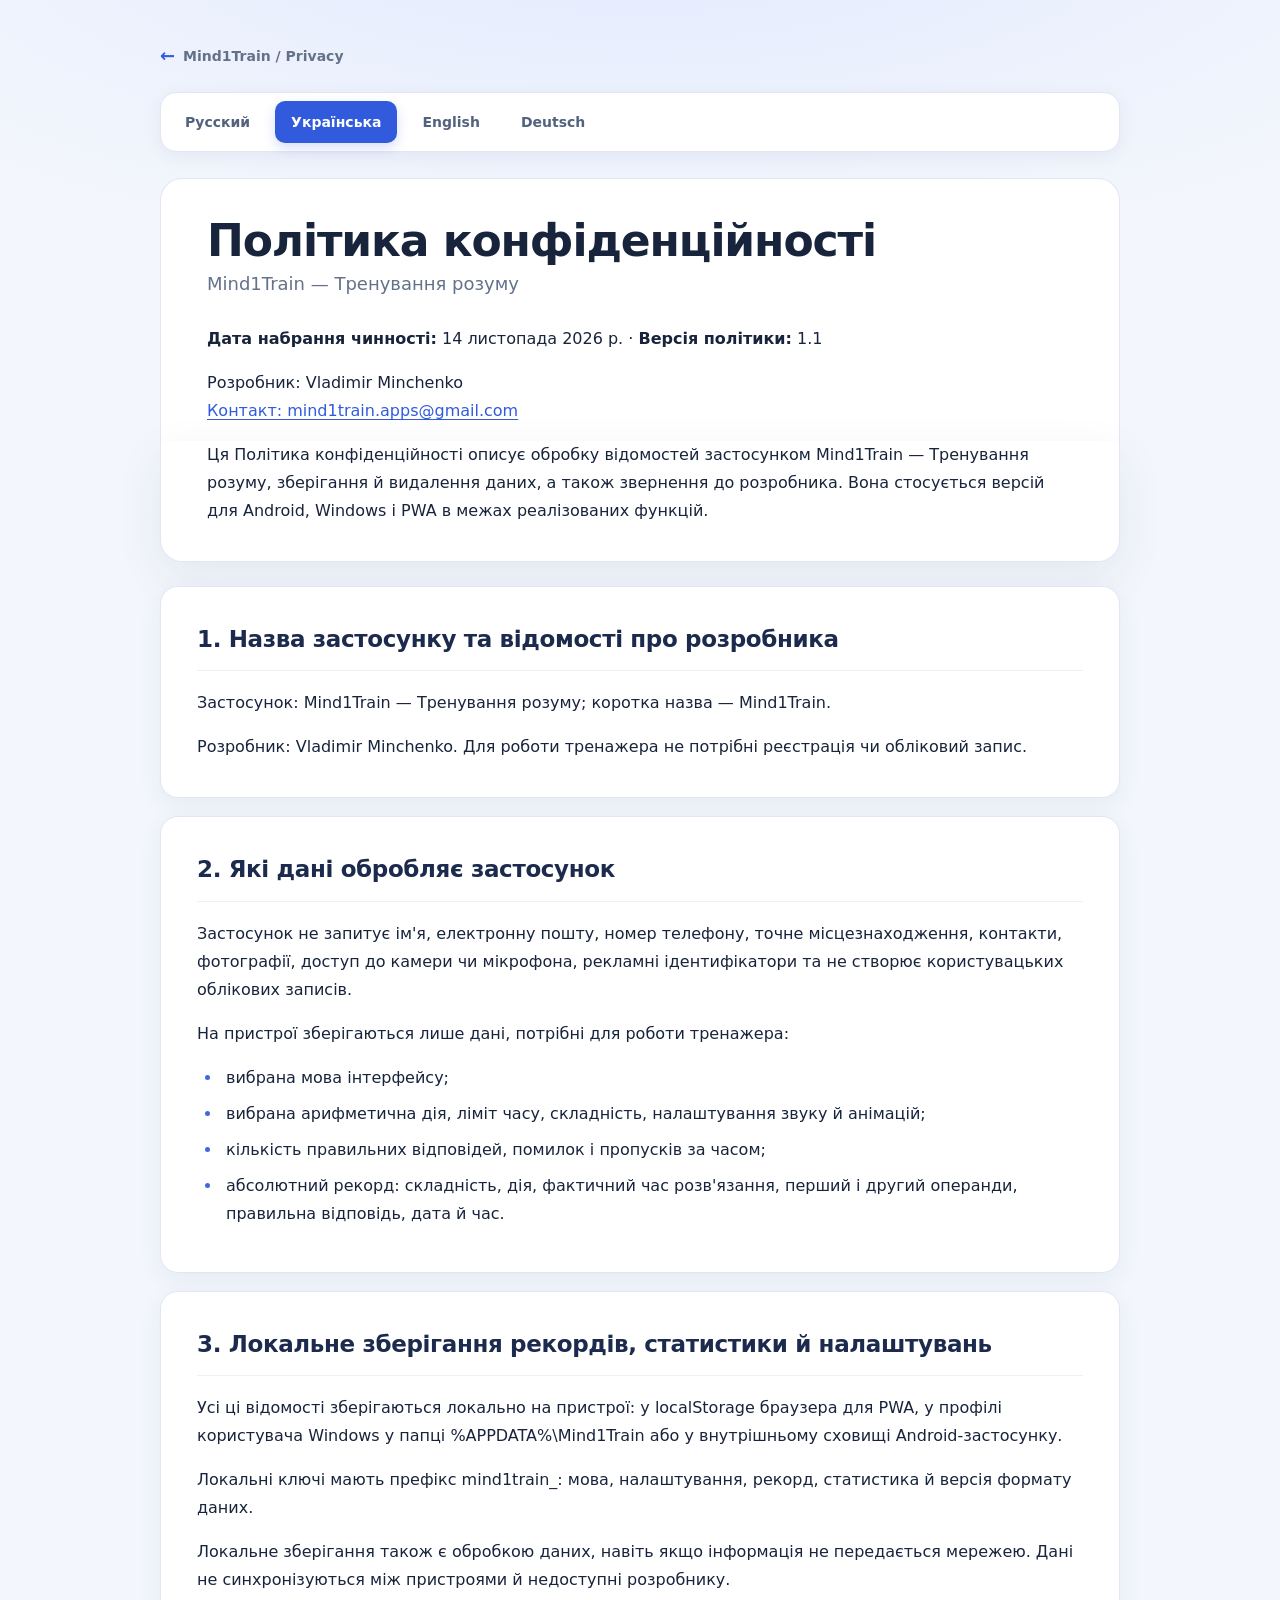
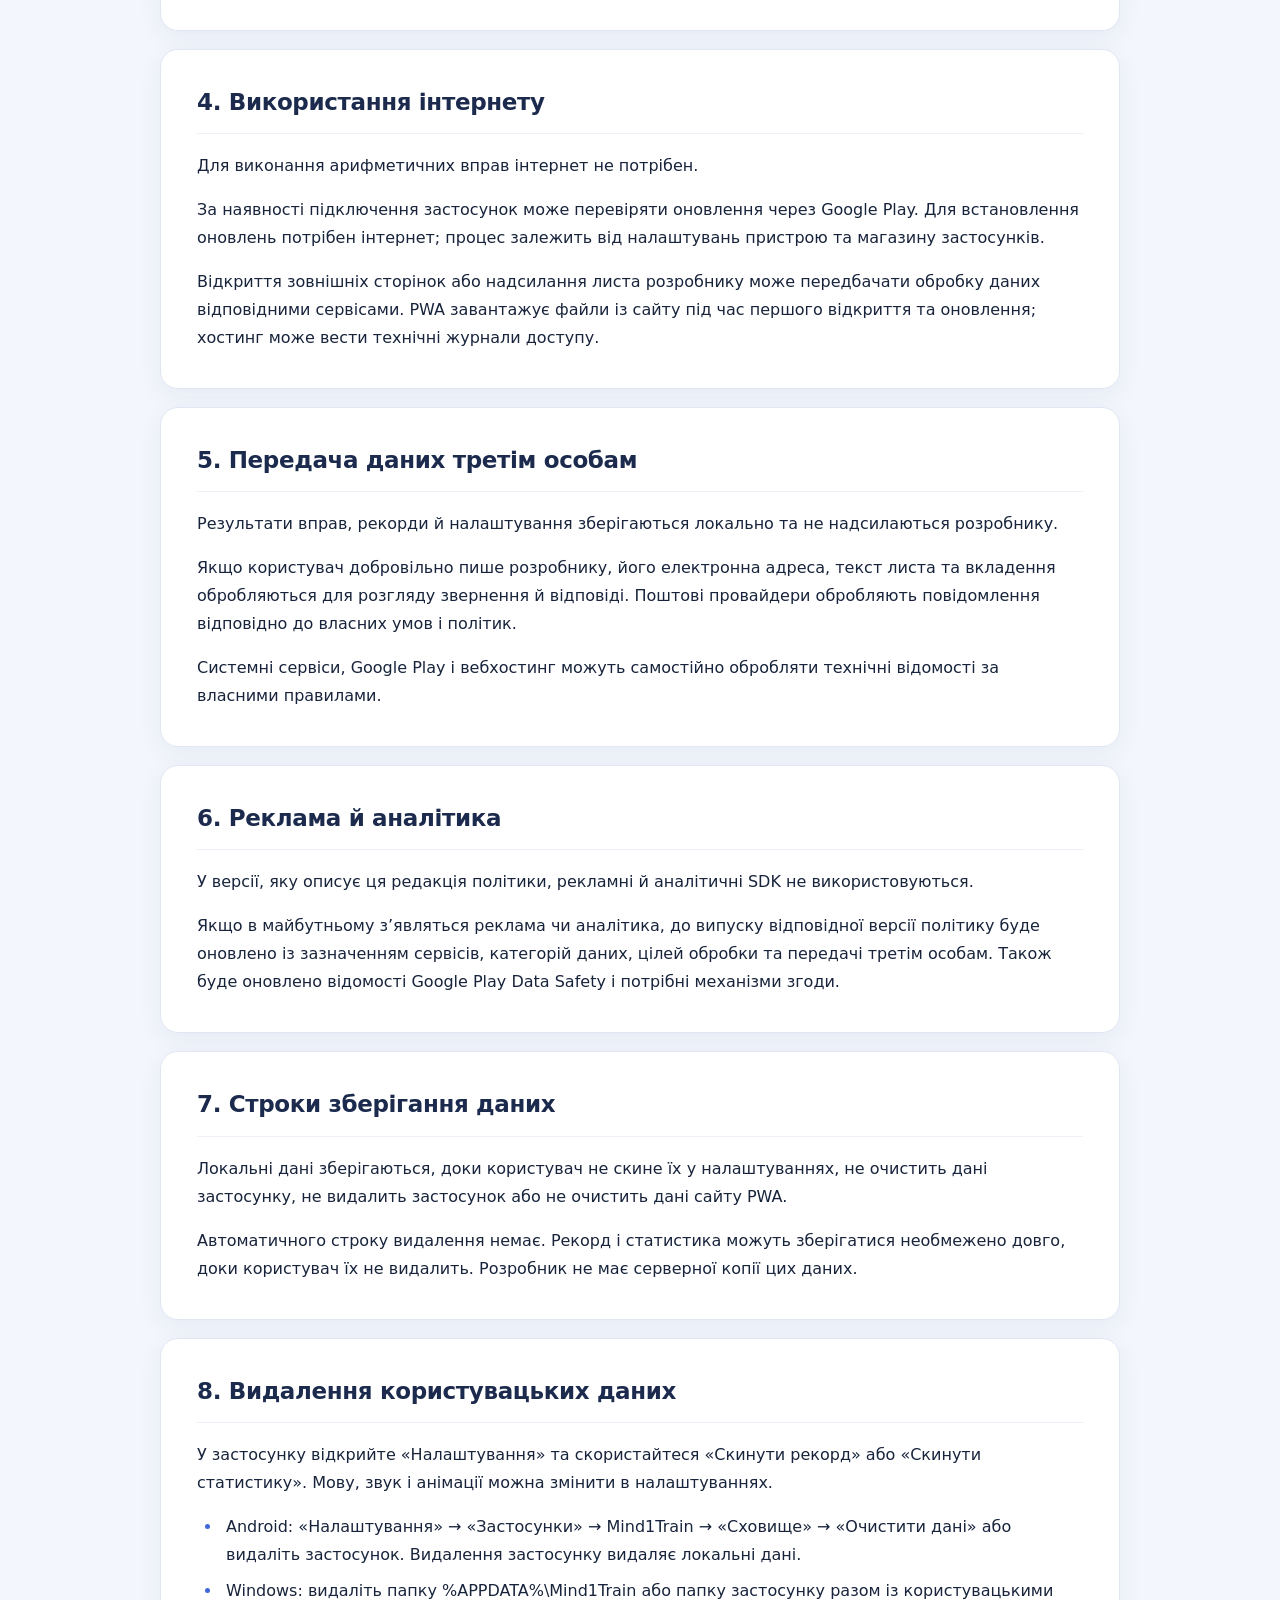
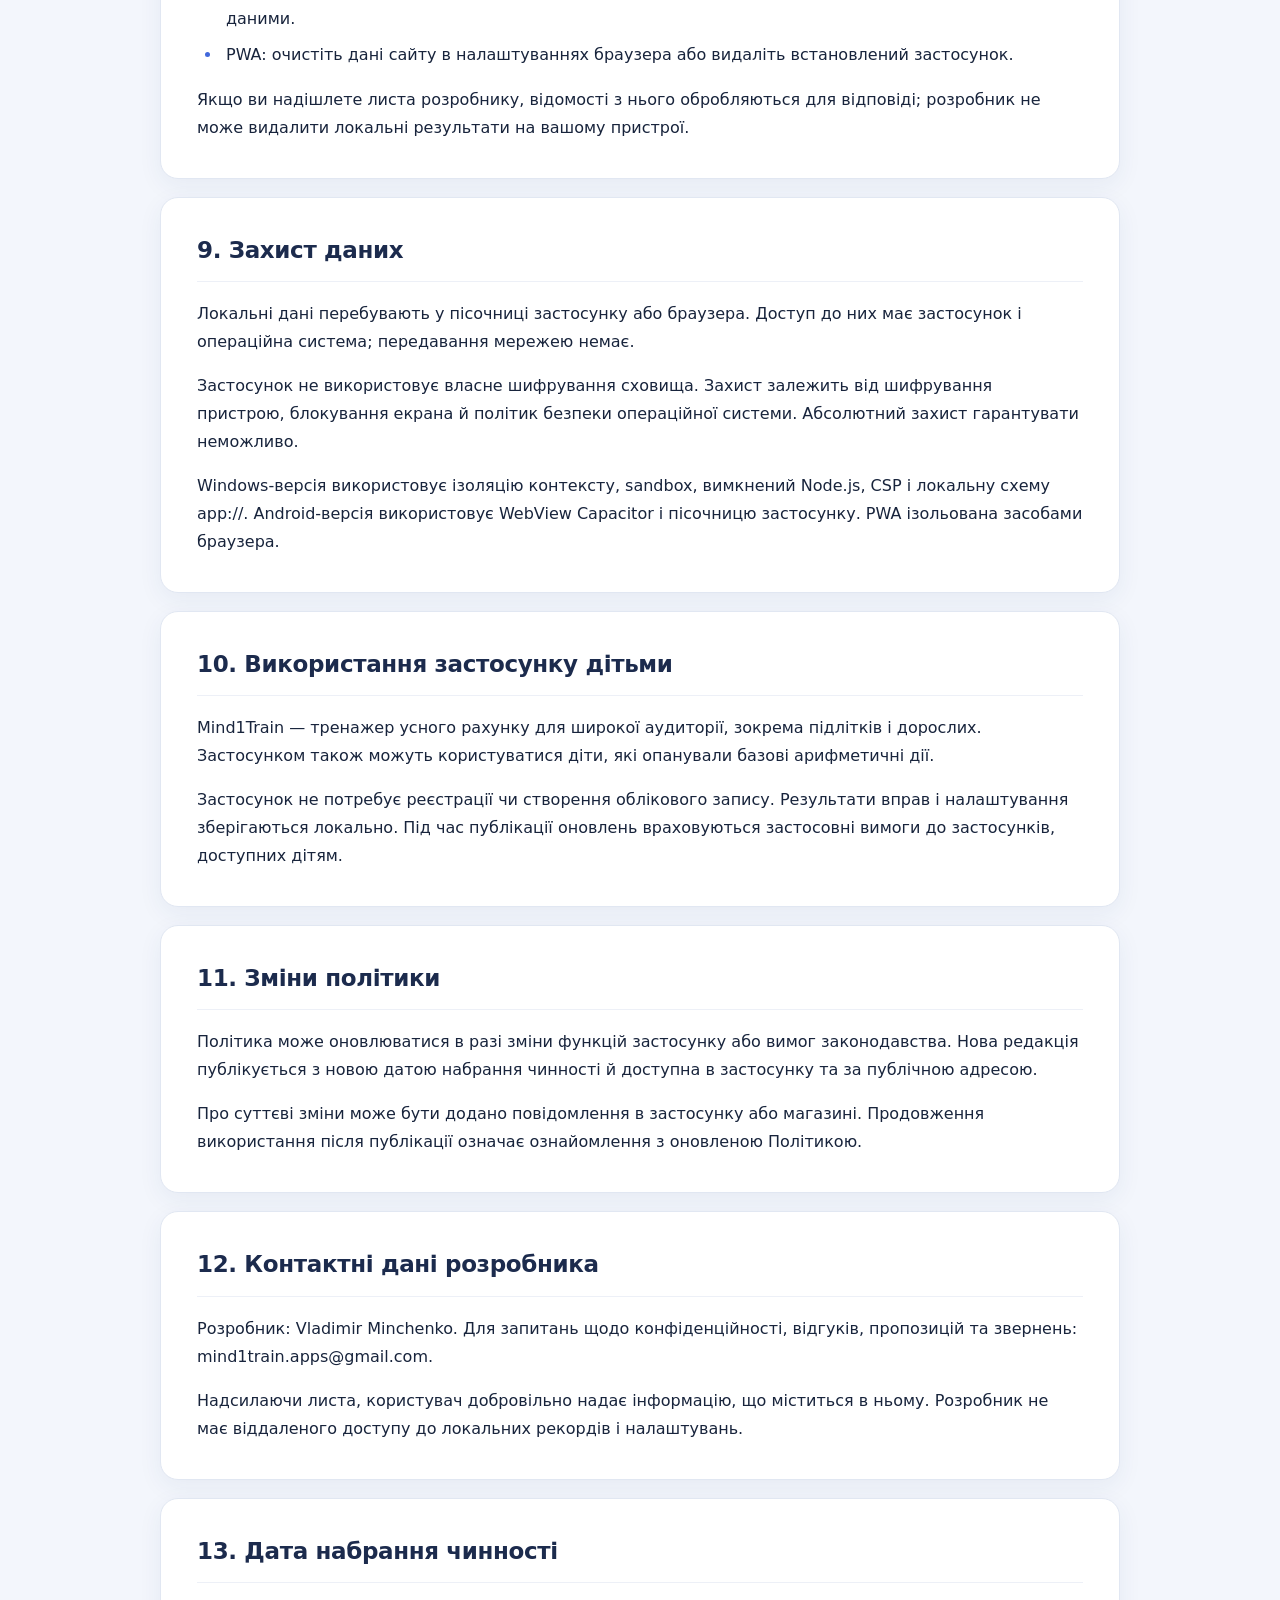
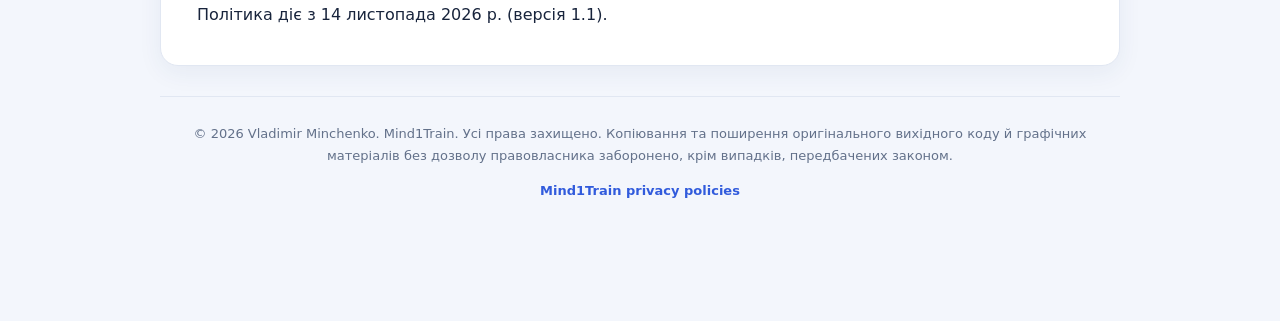
<file: privacy/math/uk.html>
<!doctype html><html lang="uk"><head><meta charset="utf-8"><meta name="viewport" content="width=device-width,initial-scale=1"><meta name="description" content="Політика конфіденційності Mind1Train: локальні дані, без реклами й аналітики."><title>Політика конфіденційності — Mind1Train</title><link rel="stylesheet" href="../../assets/style.css"></head><body><main class="container" style="max-width:900px"><p><a href="../">Mind1Train / Privacy</a></p><nav aria-label="Language"><a href="ru.html">Русский</a> <a href="uk.html" aria-current="page">Українська</a> <a href="en.html">English</a> <a href="de.html">Deutsch</a></nav><h1>Політика конфіденційності</h1><p>Mind1Train — Тренування розуму</p><p><strong>Дата набрання чинності:</strong> 14 листопада 2026 р. · <strong>Версія політики:</strong> 1.1</p><p>Розробник: Vladimir Minchenko<br><a href="mailto:mind1train.apps@gmail.com">Контакт: mind1train.apps@gmail.com</a></p><p>Ця Політика конфіденційності описує обробку відомостей застосунком Mind1Train — Тренування розуму, зберігання й видалення даних, а також звернення до розробника. Вона стосується версій для Android, Windows і PWA в межах реалізованих функцій.</p><section><h2>1. Назва застосунку та відомості про розробника</h2><p>Застосунок: Mind1Train — Тренування розуму; коротка назва — Mind1Train.</p><p>Розробник: Vladimir Minchenko. Для роботи тренажера не потрібні реєстрація чи обліковий запис.</p></section><section><h2>2. Які дані обробляє застосунок</h2><p>Застосунок не запитує ім&#x27;я, електронну пошту, номер телефону, точне місцезнаходження, контакти, фотографії, доступ до камери чи мікрофона, рекламні ідентифікатори та не створює користувацьких облікових записів.</p><p>На пристрої зберігаються лише дані, потрібні для роботи тренажера:</p><ul><li>вибрана мова інтерфейсу;</li><li>вибрана арифметична дія, ліміт часу, складність, налаштування звуку й анімацій;</li><li>кількість правильних відповідей, помилок і пропусків за часом;</li><li>абсолютний рекорд: складність, дія, фактичний час розв&#x27;язання, перший і другий операнди, правильна відповідь, дата й час.</li></ul></section><section><h2>3. Локальне зберігання рекордів, статистики й налаштувань</h2><p>Усі ці відомості зберігаються локально на пристрої: у localStorage браузера для PWA, у профілі користувача Windows у папці %APPDATA%\Mind1Train або у внутрішньому сховищі Android-застосунку.</p><p>Локальні ключі мають префікс mind1train_: мова, налаштування, рекорд, статистика й версія формату даних.</p><p>Локальне зберігання також є обробкою даних, навіть якщо інформація не передається мережею. Дані не синхронізуються між пристроями й недоступні розробнику.</p></section><section><h2>4. Використання інтернету</h2><p>Для виконання арифметичних вправ інтернет не потрібен.</p><p>За наявності підключення застосунок може перевіряти оновлення через Google Play. Для встановлення оновлень потрібен інтернет; процес залежить від налаштувань пристрою та магазину застосунків.</p><p>Відкриття зовнішніх сторінок або надсилання листа розробнику може передбачати обробку даних відповідними сервісами. PWA завантажує файли із сайту під час першого відкриття та оновлення; хостинг може вести технічні журнали доступу.</p></section><section><h2>5. Передача даних третім особам</h2><p>Результати вправ, рекорди й налаштування зберігаються локально та не надсилаються розробнику.</p><p>Якщо користувач добровільно пише розробнику, його електронна адреса, текст листа та вкладення обробляються для розгляду звернення й відповіді. Поштові провайдери обробляють повідомлення відповідно до власних умов і політик.</p><p>Системні сервіси, Google Play і вебхостинг можуть самостійно обробляти технічні відомості за власними правилами.</p></section><section><h2>6. Реклама й аналітика</h2><p>У версії, яку описує ця редакція політики, рекламні й аналітичні SDK не використовуються.</p><p>Якщо в майбутньому з’являться реклама чи аналітика, до випуску відповідної версії політику буде оновлено із зазначенням сервісів, категорій даних, цілей обробки та передачі третім особам. Також буде оновлено відомості Google Play Data Safety і потрібні механізми згоди.</p></section><section><h2>7. Строки зберігання даних</h2><p>Локальні дані зберігаються, доки користувач не скине їх у налаштуваннях, не очистить дані застосунку, не видалить застосунок або не очистить дані сайту PWA.</p><p>Автоматичного строку видалення немає. Рекорд і статистика можуть зберігатися необмежено довго, доки користувач їх не видалить. Розробник не має серверної копії цих даних.</p></section><section><h2>8. Видалення користувацьких даних</h2><p>У застосунку відкрийте «Налаштування» та скористайтеся «Скинути рекорд» або «Скинути статистику». Мову, звук і анімації можна змінити в налаштуваннях.</p><ul><li>Android: «Налаштування» → «Застосунки» → Mind1Train → «Сховище» → «Очистити дані» або видаліть застосунок. Видалення застосунку видаляє локальні дані.</li><li>Windows: видаліть папку %APPDATA%\Mind1Train або папку застосунку разом із користувацькими даними.</li><li>PWA: очистіть дані сайту в налаштуваннях браузера або видаліть встановлений застосунок.</li></ul><p>Якщо ви надішлете листа розробнику, відомості з нього обробляються для відповіді; розробник не може видалити локальні результати на вашому пристрої.</p></section><section><h2>9. Захист даних</h2><p>Локальні дані перебувають у пісочниці застосунку або браузера. Доступ до них має застосунок і операційна система; передавання мережею немає.</p><p>Застосунок не використовує власне шифрування сховища. Захист залежить від шифрування пристрою, блокування екрана й політик безпеки операційної системи. Абсолютний захист гарантувати неможливо.</p><p>Windows-версія використовує ізоляцію контексту, sandbox, вимкнений Node.js, CSP і локальну схему app://. Android-версія використовує WebView Capacitor і пісочницю застосунку. PWA ізольована засобами браузера.</p></section><section><h2>10. Використання застосунку дітьми</h2><p>Mind1Train — тренажер усного рахунку для широкої аудиторії, зокрема підлітків і дорослих. Застосунком також можуть користуватися діти, які опанували базові арифметичні дії.</p><p>Застосунок не потребує реєстрації чи створення облікового запису. Результати вправ і налаштування зберігаються локально. Під час публікації оновлень враховуються застосовні вимоги до застосунків, доступних дітям.</p></section><section><h2>11. Зміни політики</h2><p>Політика може оновлюватися в разі зміни функцій застосунку або вимог законодавства. Нова редакція публікується з новою датою набрання чинності й доступна в застосунку та за публічною адресою.</p><p>Про суттєві зміни може бути додано повідомлення в застосунку або магазині. Продовження використання після публікації означає ознайомлення з оновленою Політикою.</p></section><section><h2>12. Контактні дані розробника</h2><p>Розробник: Vladimir Minchenko. Для запитань щодо конфіденційності, відгуків, пропозицій та звернень: mind1train.apps@gmail.com.</p><p>Надсилаючи листа, користувач добровільно надає інформацію, що міститься в ньому. Розробник не має віддаленого доступу до локальних рекордів і налаштувань.</p></section><section><h2>13. Дата набрання чинності</h2><p>Політика діє з 14 листопада 2026 р. (версія 1.1).</p></section><footer><p>© 2026 Vladimir Minchenko. Mind1Train. Усі права захищено. Копіювання та поширення оригінального вихідного коду й графічних матеріалів без дозволу правовласника заборонено, крім випадків, передбачених законом.</p><p><a href="../">Mind1Train privacy policies</a></p></footer></main></body></html>
</file>
<file: assets/style.css>
/* Mind1Train Apps — GitHub Pages theme, 2026 */
:root{color-scheme:light;--bg:#f3f6fc;--paper:#fff;--ink:#18243c;--muted:#63718a;--primary:#315bdc;--primary-dark:#2448b5;--line:#e1e7f2;--shadow:0 16px 48px rgba(31,49,95,.075)}
*,*::before,*::after{box-sizing:border-box}
html{scroll-behavior:smooth}
body{margin:0;background:radial-gradient(ellipse 75% 360px at 50% -100px,#e2eaff 0,transparent 100%),var(--bg);color:var(--ink);font:16px/1.75 system-ui,-apple-system,'Segoe UI',Roboto,Arial,sans-serif;-webkit-font-smoothing:antialiased}
a{color:var(--primary);text-underline-offset:3px}a:hover{color:var(--primary-dark)}
.wrap,.container{width:min(100% - 36px,980px);margin:0 auto;padding:40px 0 80px}
.head{display:flex;align-items:center;justify-content:space-between;flex-wrap:wrap;gap:16px;margin-bottom:28px}
.brand{font-size:23px;font-weight:850;letter-spacing:-.65px;color:var(--ink);text-decoration:none}
.brand::before{content:'✦';display:inline-grid;place-items:center;width:38px;height:38px;margin-right:12px;border-radius:12px;background:linear-gradient(135deg,#3467ec,#7658dd);color:#fff;font-size:22px;vertical-align:middle;box-shadow:0 7px 16px #315bdc30}
.panel{background:var(--paper);border:1px solid var(--line);border-radius:24px;padding:clamp(24px,5vw,52px);box-shadow:var(--shadow)}
h1{font-size:clamp(30px,4.4vw,44px);font-weight:800;line-height:1.2;letter-spacing:-1.1px;margin:0 0 16px}
h2{font-size:clamp(19px,2.5vw,23px);line-height:1.4;letter-spacing:-.35px;color:#1c2b4d;margin:0 0 14px}
p{margin:0 0 16px}ul{padding-left:25px;margin:8px 0 17px}li{padding-left:4px;margin:8px 0}li::marker{color:#4168db}
.footer{margin:28px 0 0;text-align:center;color:var(--muted);font-size:14px}
.tiles{display:grid;grid-template-columns:repeat(auto-fit,minmax(220px,1fr));gap:18px;margin-top:30px}
.tile{display:block;text-decoration:none;color:var(--ink);background:#f9fbff;border:1px solid var(--line);border-radius:18px;padding:24px;transition:transform .2s,box-shadow .2s,border-color .2s}
.tile:hover{transform:translateY(-3px);border-color:#a8bafa;box-shadow:0 10px 24px #253e7820;color:var(--ink)}
.tile h2{margin:0 0 8px}.tile p{margin:0;color:var(--muted)}
.contact{display:inline-block;margin:14px 0 22px;padding:12px 20px;background:linear-gradient(120deg,#315bdc,#5a55d9);border-radius:12px;color:white;text-decoration:none;font-weight:700;box-shadow:0 8px 20px #315bdc2b}.contact:hover{color:#fff;background:var(--primary-dark)}
/* Full privacy documents: existing HTML uses main.container */
main.container{max-width:960px!important}
main.container>p:first-child{margin:0 0 20px}
main.container>p:first-child a{display:inline-flex;align-items:center;gap:8px;text-decoration:none;font-weight:700;font-size:14px;color:var(--muted)}
main.container>p:first-child a::before{content:'←';font-size:18px;color:var(--primary)}
main.container>nav{display:flex;flex-wrap:wrap;gap:9px;margin:0 0 26px;padding:8px;background:#fff;border:1px solid var(--line);border-radius:16px;box-shadow:0 5px 18px #223c7410}
main.container>nav a{display:inline-flex;align-items:center;justify-content:center;padding:9px 16px;border-radius:10px;color:#53627d;text-decoration:none;font-size:14px;font-weight:650;transition:background .2s,color .2s}
main.container>nav a:hover{background:#edf2ff;color:var(--primary)}
main.container>nav a[aria-current='page']{background:var(--primary);color:#fff;box-shadow:0 5px 12px #315bdc30}
main.container>h1{margin:0;padding:36px clamp(24px,5vw,46px) 0;background:#fff;border:1px solid var(--line);border-bottom:0;border-radius:22px 22px 0 0}
main.container>h1+p{background:#fff;border-left:1px solid var(--line);border-right:1px solid var(--line);padding:0 clamp(24px,5vw,46px) 12px;color:var(--muted);font-size:18px}
main.container>h1~p{background:#fff;border-left:1px solid var(--line);border-right:1px solid var(--line);padding:0 clamp(24px,5vw,46px) 16px;margin:0;overflow-wrap:anywhere}
main.container>h1~p:nth-of-type(3){padding-top:10px;padding-bottom:16px}
main.container>h1~p:last-of-type{padding-bottom:36px;border-bottom:1px solid var(--line);border-radius:0 0 22px 22px;margin-bottom:24px;box-shadow:var(--shadow)}
main.container>section{background:#fff;border:1px solid var(--line);border-radius:18px;padding:clamp(22px,4vw,36px);margin:18px 0;box-shadow:0 7px 24px #243b7010;overflow-wrap:anywhere}
main.container>section h2{display:flex;align-items:flex-start;gap:10px;margin:0 0 18px;padding-bottom:15px;border-bottom:1px solid #edf0f7}
main.container>section p:last-child,main.container>section ul:last-child{margin-bottom:0}
main.container>section a{overflow-wrap:anywhere}
main.container>footer{padding:26px 24px;margin:30px 0 0;text-align:center;font-size:13px;color:var(--muted);border-top:1px solid var(--line)}
main.container>footer p{margin:0 0 12px}
main.container>footer a{text-decoration:none;font-weight:650}
::selection{background:#d9e4ff;color:#162a5c}
@media(max-width:600px){body{font-size:15px;line-height:1.68}.wrap,.container{width:min(100% - 24px,980px);padding:20px 0 45px}.head{margin-bottom:18px}.panel{border-radius:18px}.brand{font-size:20px}main.container>nav{gap:5px}main.container>nav a{padding:8px 10px;font-size:13px}main.container>h1{padding-top:27px}main.container>section{border-radius:14px;margin:13px 0}main.container>h1~p:last-of-type{margin-bottom:18px}.tiles{grid-template-columns:1fr;gap:12px}}
@media(prefers-reduced-motion:reduce){html{scroll-behavior:auto}.tile,main.container>nav a{transition:none}}
</file>
